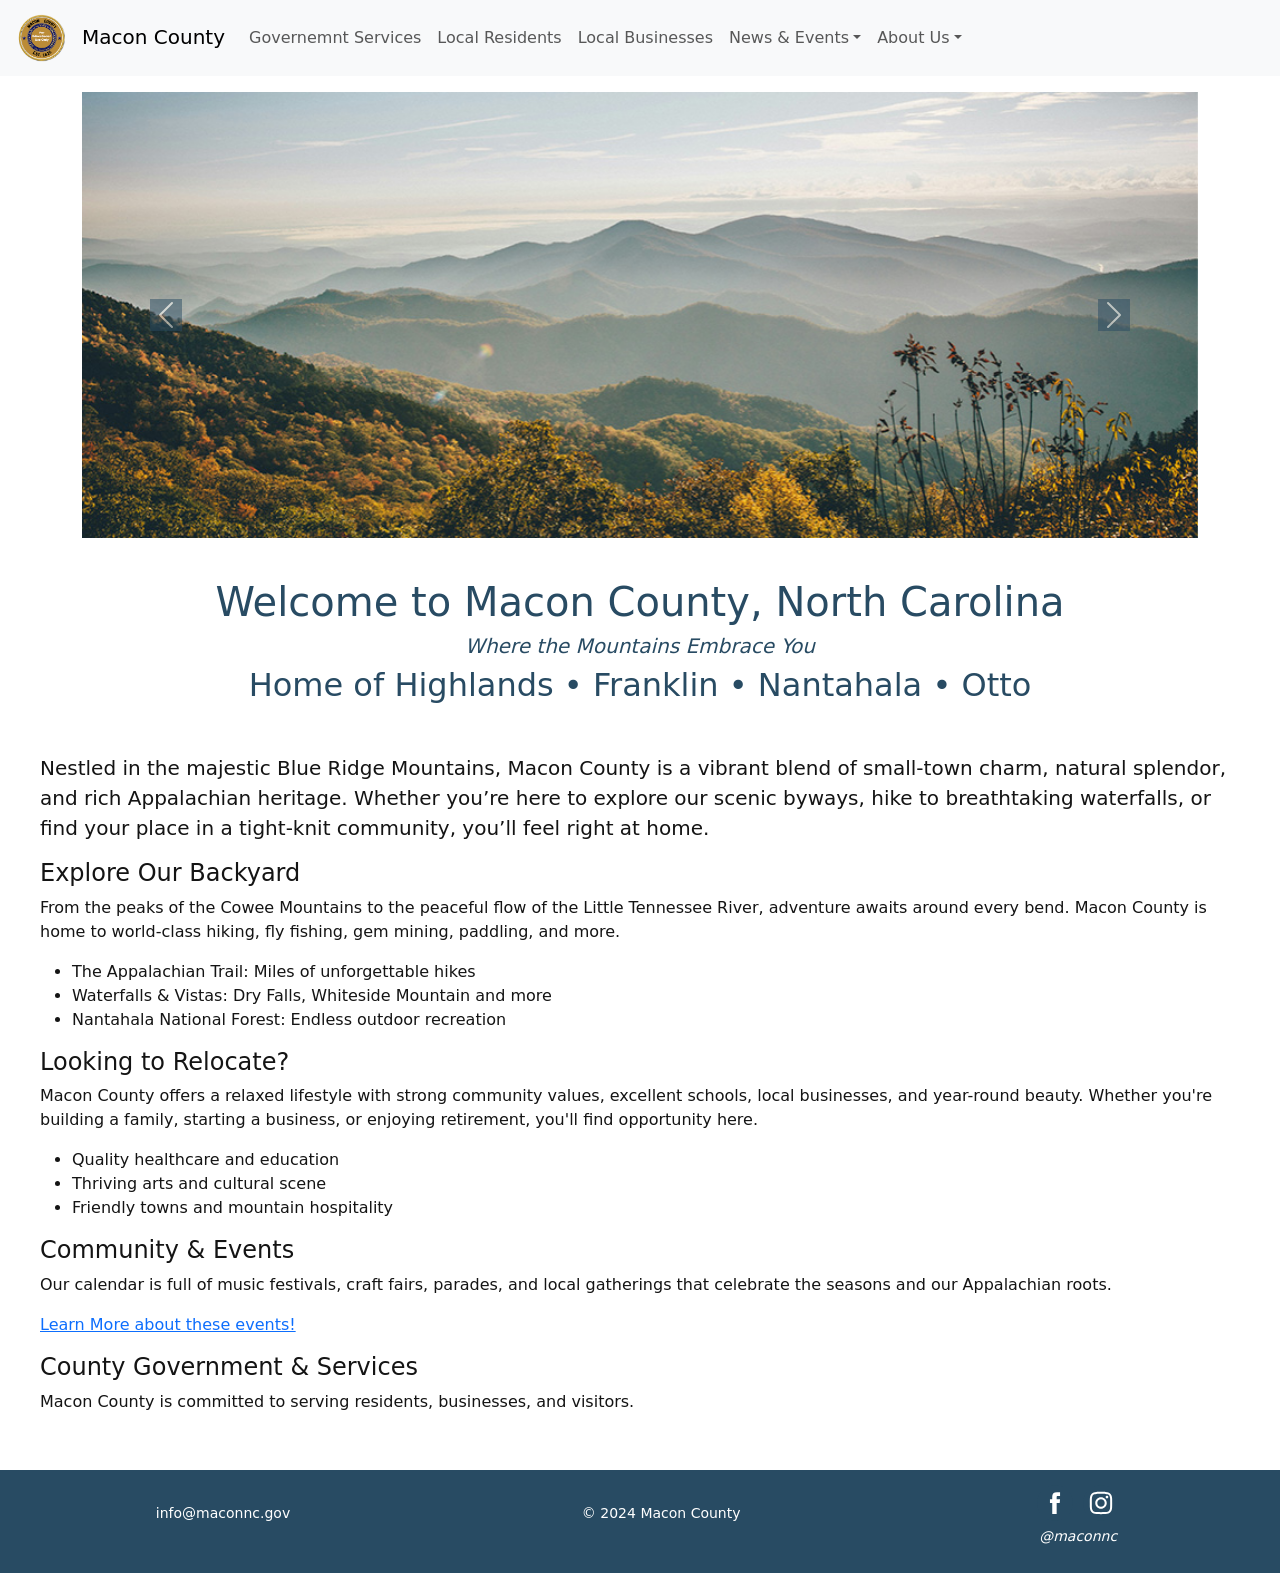
<file: index.html>
<!DOCTYPE html>
<html lang="en">
<head>
    <meta charset="UTF-8">
    <meta name="viewport" content="width=device-width, initial-scale=1.0">
    <link href="https://cdn.jsdelivr.net/npm/bootstrap@5.1.1/dist/css/bootstrap.min.css" 
          rel="stylesheet" 
          integrity="sha384-F3w7mX95PdgyTmZZMECAngseQB83DfGTowi0iMjiWaeVhAn4FJkqJByhZMI3AhiU" 
          crossorigin="anonymous">
          <script src="https://cdn.jsdelivr.net/npm/bootstrap@5.1.1/dist/js/bootstrap.bundle.min.js" 
          integrity="sha384-/bQdsTh/da6pkI1MST/rWKFNjaCP5gBSY4sEBT38Q/9RBh9AH40zEOg7Hlq2THRZ" 
          crossorigin="anonymous"></script>
    <title>Macon County NC</title>
    <link rel="stylesheet" href="css/styles.css">
</head>
<body>
<header>
    
    <!-- NavBar -->
    <nav class="navbar 
    navbar-expand-lg 
    navbar-light 
    bg-light">
<div class="container-fluid">
<a class="navbar-brand" href="index.html">
    <img class="logo" src="Images/Logo.png" alt="Macon County NC Logo">Macon County 
</a>
<button class="navbar-toggler" 
        type="button" 
        data-bs-toggle="collapse" 
        data-bs-target="#navbarNav"
        aria-controls="navbarNav" 
        aria-expanded="false" 
        aria-label="Toggle navigation">
    <span class="navbar-toggler-icon"></span>
</button>
<div class="collapse navbar-collapse">
    <ul class="navbar-nav">
        <li class="nav-item">
            <a class="nav-link" href="gov-services.html">
                Governemnt Services
            </a>
        </li>
        <li class="nav-item">
            <a class="nav-link" 
               href="residents.html">
                Local Residents
            </a>
        </li>
        <li class="nav-item">
            <a class="nav-link" 
               href="businesses.html">
                Local Businesses
            </a>
        </li>
        <li class="nav-item dropdown">
            <a class="nav-link dropdown-toggle" href="events.html" role="button" data-bs-toggle="dropdown">News & Events</a>
            <ul class="dropdown-menu">
              <li><a class="dropdown-item" href="newsletter.html">Newsletter</a></li>
              <li><a class="dropdown-item" href="upcoming.html">Upcoming Events</a></li>
            </ul>
          </li>
        </li>
        <li class="nav-item dropdown">
            <a class="nav-link dropdown-toggle" href="aboutus.html" role="button" data-bs-toggle="dropdown">About Us</a>
            <ul class="dropdown-menu">
              <li><a class="dropdown-item" href="aboutus.html">About Us</a></li>  
              <li><a class="dropdown-item" href="contactus.html">Contact Us</a></li>
            </ul>
          </li>
    </ul>
</div>
</div>
</nav>

<!-- The slideshow/carousel -->
<link rel="stylesheet" href=
"https://stackpath.bootstrapcdn.com/bootstrap/5.0.0-alpha1/css/bootstrap.min.css"
        integrity=
"sha384-r4NyP46KrjDleawBgD5tp8Y7UzmLA05oM1iAEQ17CSuDqnUK2+k9luXQOfXJCJ4I" 
        crossorigin="anonymous">
    <script src=
"https://cdn.jsdelivr.net/npm/popper.js@1.16.0/dist/umd/popper.min.js"
        integrity=
"sha384-Q6E9RHvbIyZFJoft+2mJbHaEWldlvI9IOYy5n3zV9zzTtmI3UksdQRVvoxMfooAo"
        crossorigin="anonymous"></script>
    <script src=
"https://stackpath.bootstrapcdn.com/bootstrap/5.0.0-alpha1/js/bootstrap.min.js"
        integrity=
"sha384-oesi62hOLfzrys4LxRF63OJCXdXDipiYWBnvTl9Y9/TRlw5xlKIEHpNyvvDShgf/"
        crossorigin="anonymous"></script>
    <style>
        .carousel-control-prev-icon,
        .carousel-control-next-icon {
            background-color: #284b63;
        }
    </style>

    <div class="container mt-3">
        <div id="GFG" class="carousel slide" data-ride="carousel">
            <!-- Indicators -->
            <ul class="carousel-indicators">
                <li data-target="#GFG" data-slide-to="0" class="active"></li>
                <li data-target="#GFG" data-slide-to="1"></li>
                <li data-target="#GFG" data-slide-to="2"></li>
            </ul>
            <!-- The slideshow -->
            <div class="carousel-inner">
                <div class="carousel-item active">
                    <img src="Images/Carousel1.jpg" alt="Horizon Imagery of North Caroina Mountains in Macon County" class="d-block" style="width:100%">
        <!-- Mountains by Wes Hicks on Unsplash. https://unsplash.com/photos/aerial-photography-of-mountain-under-blue-and-white-sky-Qa2rx5RSAAI -->
                </div>
                <div class="carousel-item">
                    <img src="Images/Carousel2.jpg" alt="Creek in the Macon County Woods during Autumn with yellow and orange trees in the background." class="d-block" style="width:100%">
        <!-- Creek by Jeff DeWitt on Unsplash. https://unsplash.com/photos/water-falls-in-the-forest-K4io-aDZF78 -->
                </div>
                <div class="carousel-item">
                    <img src="Images/Carousel3.jpg" alt="A truck parked on side street during dusk in a small town in Macon County" class="d-block" style="width:100%">
        <!-- NC Town by CJ Toscano on Unsplash. https://unsplash.com/photos/a-car-parked-on-the-side-of-a-street-OUGln8ehiL0 -->
                </div>
            </div>
            <a class="carousel-control-prev" 
               href="#GFG" 
               data-slide="prev">
                <span class="carousel-control-prev-icon"></span>
            </a>
            <a class="carousel-control-next" 
               href="#GFG" 
               data-slide="next">
                <span class="carousel-control-next-icon"></span>
            </a>
        </div>
    </div>
</header>
<main>
    <div class="intro">
        <h1>Welcome to Macon County, North Carolina</h1>
        <h5><i>Where the Mountains Embrace You</i></h5>
        <h2>Home of Highlands • Franklin • Nantahala • Otto</h2>
    </div>
    <div class="home">
        <p class="intro-para">Nestled in the majestic Blue Ridge Mountains, Macon County is a vibrant blend of small-town charm, natural splendor, and rich Appalachian heritage. Whether you’re here to explore our scenic byways, hike to breathtaking waterfalls, or find your place in a tight-knit community, you’ll feel right at home.</p>
        
        <h4>Explore Our Backyard</h4>
        <p>From the peaks of the Cowee Mountains to the peaceful flow of the Little Tennessee River, adventure awaits around every bend. Macon County is home to world-class hiking, fly fishing, gem mining, paddling, and more.</p>
            <ul>
                <li>The Appalachian Trail: Miles of unforgettable hikes</li>
                <li>Waterfalls & Vistas: Dry Falls, Whiteside Mountain and more</li>
                <li>Nantahala National Forest: Endless outdoor recreation</li>
            </ul>
        <h4>Looking to Relocate?</h4>
        <p>Macon County offers a relaxed lifestyle with strong community values, excellent schools, local businesses, and year-round beauty. Whether you're building a family, starting a business, or enjoying retirement, you'll find opportunity here.</p>
            <ul>
                <li>Quality healthcare and education</li>
                <li>Thriving arts and cultural scene</li>
                <li>Friendly towns and mountain hospitality</li>
            </ul>
        <h4>Community & Events</h4>
        <p>Our calendar is full of music festivals, craft fairs, parades, and local gatherings that celebrate the seasons and our Appalachian roots.</p>
        <p><a href="upcoming.html">Learn More about these events!</a></p>
        <h4>County Government & Services</h4>
        <p>Macon County is committed to serving residents, businesses, and visitors.</p>
    </div>
</main>

<footer class="footer">
    <p>info@maconnc.gov</p>
    <p>&copy; 2024 Macon County</p>
<div class="social-media">
    <!-- Social Media Icons by NiftyButtons https://niftybuttons.com --><div style="display: flex; flex-wrap:wrap; align-items: center; justify-content: center;"><a href="https://www.facebook.com/" target="_blank" rel="noopener noreferrer" style="text-decoration:none;border:0;width:36px;height:36px;padding:2px;margin:5px;color:#ffffff;border-radius:50%;background-color:#284b63;"><svg class="niftybutton-facebook" style="display:block;fill:currentColor" data-donate="true" data-tag="fac" data-name="Facebook" viewBox="0 0 512 512" preserveAspectRatio="xMidYMid meet"><title>Facebook social icon</title>
        <path d="M211.9 197.4h-36.7v59.9h36.7V433.1h70.5V256.5h49.2l5.2-59.1h-54.4c0 0 0-22.1 0-33.7 0-13.9 2.8-19.5 16.3-19.5 10.9 0 38.2 0 38.2 0V82.9c0 0-40.2 0-48.8 0 -52.5 0-76.1 23.1-76.1 67.3C211.9 188.8 211.9 197.4 211.9 197.4z"></path>
    </svg></a><a href="https://www.instagram.com/" target="_blank" rel="noopener noreferrer" style="text-decoration:none;border:0;width:36px;height:36px;padding:2px;margin:5px;color:#ffffff;border-radius:50%;background-color:#284b63;"><svg class="niftybutton-instagram" style="display:block;fill:currentColor" data-donate="true" data-tag="ins" data-name="Instagram" viewBox="0 0 512 512" preserveAspectRatio="xMidYMid meet"><title>Instagram social icon</title>
        <path d="M256 109.3c47.8 0 53.4 0.2 72.3 1 17.4 0.8 26.9 3.7 33.2 6.2 8.4 3.2 14.3 7.1 20.6 13.4 6.3 6.3 10.1 12.2 13.4 20.6 2.5 6.3 5.4 15.8 6.2 33.2 0.9 18.9 1 24.5 1 72.3s-0.2 53.4-1 72.3c-0.8 17.4-3.7 26.9-6.2 33.2 -3.2 8.4-7.1 14.3-13.4 20.6 -6.3 6.3-12.2 10.1-20.6 13.4 -6.3 2.5-15.8 5.4-33.2 6.2 -18.9 0.9-24.5 1-72.3 1s-53.4-0.2-72.3-1c-17.4-0.8-26.9-3.7-33.2-6.2 -8.4-3.2-14.3-7.1-20.6-13.4 -6.3-6.3-10.1-12.2-13.4-20.6 -2.5-6.3-5.4-15.8-6.2-33.2 -0.9-18.9-1-24.5-1-72.3s0.2-53.4 1-72.3c0.8-17.4 3.7-26.9 6.2-33.2 3.2-8.4 7.1-14.3 13.4-20.6 6.3-6.3 12.2-10.1 20.6-13.4 6.3-2.5 15.8-5.4 33.2-6.2C202.6 109.5 208.2 109.3 256 109.3M256 77.1c-48.6 0-54.7 0.2-73.8 1.1 -19 0.9-32.1 3.9-43.4 8.3 -11.8 4.6-21.7 10.7-31.7 20.6 -9.9 9.9-16.1 19.9-20.6 31.7 -4.4 11.4-7.4 24.4-8.3 43.4 -0.9 19.1-1.1 25.2-1.1 73.8 0 48.6 0.2 54.7 1.1 73.8 0.9 19 3.9 32.1 8.3 43.4 4.6 11.8 10.7 21.7 20.6 31.7 9.9 9.9 19.9 16.1 31.7 20.6 11.4 4.4 24.4 7.4 43.4 8.3 19.1 0.9 25.2 1.1 73.8 1.1s54.7-0.2 73.8-1.1c19-0.9 32.1-3.9 43.4-8.3 11.8-4.6 21.7-10.7 31.7-20.6 9.9-9.9 16.1-19.9 20.6-31.7 4.4-11.4 7.4-24.4 8.3-43.4 0.9-19.1 1.1-25.2 1.1-73.8s-0.2-54.7-1.1-73.8c-0.9-19-3.9-32.1-8.3-43.4 -4.6-11.8-10.7-21.7-20.6-31.7 -9.9-9.9-19.9-16.1-31.7-20.6 -11.4-4.4-24.4-7.4-43.4-8.3C310.7 77.3 304.6 77.1 256 77.1L256 77.1z"></path>
        <path d="M256 164.1c-50.7 0-91.9 41.1-91.9 91.9s41.1 91.9 91.9 91.9 91.9-41.1 91.9-91.9S306.7 164.1 256 164.1zM256 315.6c-32.9 0-59.6-26.7-59.6-59.6s26.7-59.6 59.6-59.6 59.6 26.7 59.6 59.6S288.9 315.6 256 315.6z"></path>
        <circle cx="351.5" cy="160.5" r="21.5"></circle>
    </svg></a></div>
    <p><i>@maconnc</i></p>
</div>   
</footer>
</body>
</html>
</file>
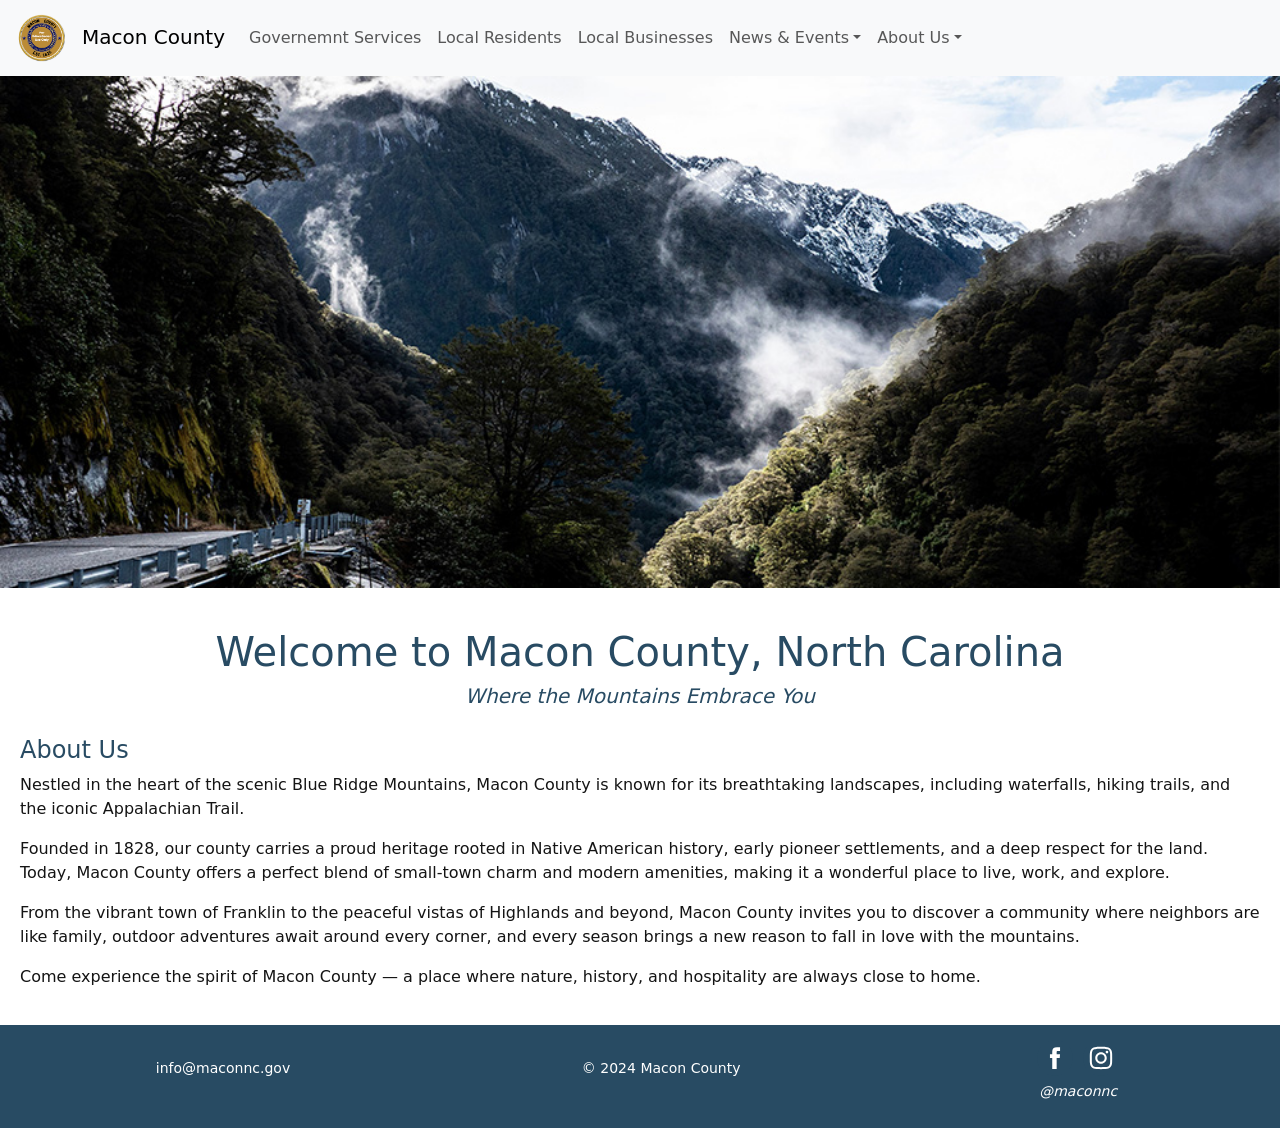
<file: aboutus.html>
<!DOCTYPE html>
<html lang="en">
<head>
    <meta charset="UTF-8">
    <meta name="viewport" content="width=device-width, initial-scale=1.0">
    <link href="https://cdn.jsdelivr.net/npm/bootstrap@5.1.1/dist/css/bootstrap.min.css" 
          rel="stylesheet" 
          integrity="sha384-F3w7mX95PdgyTmZZMECAngseQB83DfGTowi0iMjiWaeVhAn4FJkqJByhZMI3AhiU" 
          crossorigin="anonymous">
          <script src="https://cdn.jsdelivr.net/npm/bootstrap@5.1.1/dist/js/bootstrap.bundle.min.js" 
          integrity="sha384-/bQdsTh/da6pkI1MST/rWKFNjaCP5gBSY4sEBT38Q/9RBh9AH40zEOg7Hlq2THRZ" 
          crossorigin="anonymous"></script>
    <title>Macon County NC</title>
    <link rel="stylesheet" href="css/styles.css">
</head>
<body>
<header>
    
    <!-- NavBar -->
    <nav class="navbar 
    navbar-expand-lg 
    navbar-light 
    bg-light">
<div class="container-fluid">
<a class="navbar-brand" href="index.html">
    <img class="logo" src="Images/Logo.png" alt="Macon County NC Logo">Macon County 
</a>
<button class="navbar-toggler" 
        type="button" 
        data-bs-toggle="collapse" 
        data-bs-target="#navbarNav"
        aria-controls="navbarNav" 
        aria-expanded="false" 
        aria-label="Toggle navigation">
    <span class="navbar-toggler-icon"></span>
</button>
<div class="collapse navbar-collapse">
    <ul class="navbar-nav">
        <li class="nav-item">
            <a class="nav-link" href="gov-services.html">
                Governemnt Services
            </a>
        </li>
        <li class="nav-item">
            <a class="nav-link" 
               href="residents.html">
                Local Residents
            </a>
        </li>
        <li class="nav-item">
            <a class="nav-link" 
               href="businesses.html">
                Local Businesses
            </a>
        </li>
        <li class="nav-item dropdown">
            <a class="nav-link dropdown-toggle" href="events.html" role="button" data-bs-toggle="dropdown">News & Events</a>
            <ul class="dropdown-menu">
              <li><a class="dropdown-item" href="newsletter.html">Newsletter</a></li>
              <li><a class="dropdown-item" href="upcoming.html">Upcoming Events</a></li>
            </ul>
          </li>
        </li>
        <li class="nav-item dropdown">
            <a class="nav-link dropdown-toggle" href="aboutus.html" role="button" data-bs-toggle="dropdown">About Us</a>
            <ul class="dropdown-menu">
              <li><a class="dropdown-item" href="aboutus.html">About Us</a></li>  
              <li><a class="dropdown-item" href="contactus.html">Contact Us</a></li>
            </ul>
          </li>
    </ul>
</div>
</div>
</nav>
<header>
    <img class="header-img" src="Images/aboutus-header.jpg" alt="Macon County Mountains">
    <!--https://unsplash.com/photos/a-road-going-through-a-mountain-8Aj_b5-3sds-->
</header>

<main>
    <div class="intro">
        <h1>Welcome to Macon County, North Carolina</h1>
        <h5><i>Where the Mountains Embrace You</i></h5>
    </div>
    <h4>About Us</h4>
    <p>Nestled in the heart of the scenic Blue Ridge Mountains, Macon County is known for its breathtaking landscapes, including waterfalls, hiking trails, and the iconic Appalachian Trail.</p>
    <p>Founded in 1828, our county carries a proud heritage rooted in Native American history, early pioneer settlements, and a deep respect for the land. Today, Macon County offers a perfect blend of small-town charm and modern amenities, making it a wonderful place to live, work, and explore.</p> 
    <p>From the vibrant town of Franklin to the peaceful vistas of Highlands and beyond, Macon County invites you to discover a community where neighbors are like family, outdoor adventures await around every corner, and every season brings a new reason to fall in love with the mountains.</p>     
    <p>Come experience the spirit of Macon County — a place where nature, history, and hospitality are always close to home.</p>
</main>

<footer class="footer">
    <p>info@maconnc.gov</p>
    <p>&copy; 2024 Macon County</p>
<div class="social-media">
    <!-- Social Media Icons by NiftyButtons https://niftybuttons.com --><div style="display: flex; flex-wrap:wrap; align-items: center; justify-content: center;"><a href="https://www.facebook.com/" target="_blank" rel="noopener noreferrer" style="text-decoration:none;border:0;width:36px;height:36px;padding:2px;margin:5px;color:#ffffff;border-radius:50%;background-color:#284b63;"><svg class="niftybutton-facebook" style="display:block;fill:currentColor" data-donate="true" data-tag="fac" data-name="Facebook" viewBox="0 0 512 512" preserveAspectRatio="xMidYMid meet"><title>Facebook social icon</title>
        <path d="M211.9 197.4h-36.7v59.9h36.7V433.1h70.5V256.5h49.2l5.2-59.1h-54.4c0 0 0-22.1 0-33.7 0-13.9 2.8-19.5 16.3-19.5 10.9 0 38.2 0 38.2 0V82.9c0 0-40.2 0-48.8 0 -52.5 0-76.1 23.1-76.1 67.3C211.9 188.8 211.9 197.4 211.9 197.4z"></path>
    </svg></a><a href="https://www.instagram.com/" target="_blank" rel="noopener noreferrer" style="text-decoration:none;border:0;width:36px;height:36px;padding:2px;margin:5px;color:#ffffff;border-radius:50%;background-color:#284b63;"><svg class="niftybutton-instagram" style="display:block;fill:currentColor" data-donate="true" data-tag="ins" data-name="Instagram" viewBox="0 0 512 512" preserveAspectRatio="xMidYMid meet"><title>Instagram social icon</title>
        <path d="M256 109.3c47.8 0 53.4 0.2 72.3 1 17.4 0.8 26.9 3.7 33.2 6.2 8.4 3.2 14.3 7.1 20.6 13.4 6.3 6.3 10.1 12.2 13.4 20.6 2.5 6.3 5.4 15.8 6.2 33.2 0.9 18.9 1 24.5 1 72.3s-0.2 53.4-1 72.3c-0.8 17.4-3.7 26.9-6.2 33.2 -3.2 8.4-7.1 14.3-13.4 20.6 -6.3 6.3-12.2 10.1-20.6 13.4 -6.3 2.5-15.8 5.4-33.2 6.2 -18.9 0.9-24.5 1-72.3 1s-53.4-0.2-72.3-1c-17.4-0.8-26.9-3.7-33.2-6.2 -8.4-3.2-14.3-7.1-20.6-13.4 -6.3-6.3-10.1-12.2-13.4-20.6 -2.5-6.3-5.4-15.8-6.2-33.2 -0.9-18.9-1-24.5-1-72.3s0.2-53.4 1-72.3c0.8-17.4 3.7-26.9 6.2-33.2 3.2-8.4 7.1-14.3 13.4-20.6 6.3-6.3 12.2-10.1 20.6-13.4 6.3-2.5 15.8-5.4 33.2-6.2C202.6 109.5 208.2 109.3 256 109.3M256 77.1c-48.6 0-54.7 0.2-73.8 1.1 -19 0.9-32.1 3.9-43.4 8.3 -11.8 4.6-21.7 10.7-31.7 20.6 -9.9 9.9-16.1 19.9-20.6 31.7 -4.4 11.4-7.4 24.4-8.3 43.4 -0.9 19.1-1.1 25.2-1.1 73.8 0 48.6 0.2 54.7 1.1 73.8 0.9 19 3.9 32.1 8.3 43.4 4.6 11.8 10.7 21.7 20.6 31.7 9.9 9.9 19.9 16.1 31.7 20.6 11.4 4.4 24.4 7.4 43.4 8.3 19.1 0.9 25.2 1.1 73.8 1.1s54.7-0.2 73.8-1.1c19-0.9 32.1-3.9 43.4-8.3 11.8-4.6 21.7-10.7 31.7-20.6 9.9-9.9 16.1-19.9 20.6-31.7 4.4-11.4 7.4-24.4 8.3-43.4 0.9-19.1 1.1-25.2 1.1-73.8s-0.2-54.7-1.1-73.8c-0.9-19-3.9-32.1-8.3-43.4 -4.6-11.8-10.7-21.7-20.6-31.7 -9.9-9.9-19.9-16.1-31.7-20.6 -11.4-4.4-24.4-7.4-43.4-8.3C310.7 77.3 304.6 77.1 256 77.1L256 77.1z"></path>
        <path d="M256 164.1c-50.7 0-91.9 41.1-91.9 91.9s41.1 91.9 91.9 91.9 91.9-41.1 91.9-91.9S306.7 164.1 256 164.1zM256 315.6c-32.9 0-59.6-26.7-59.6-59.6s26.7-59.6 59.6-59.6 59.6 26.7 59.6 59.6S288.9 315.6 256 315.6z"></path>
        <circle cx="351.5" cy="160.5" r="21.5"></circle>
    </svg></a></div>
    <p><i>@maconnc</i></p>
</div>   
</footer>
</body>
</html>
</file>
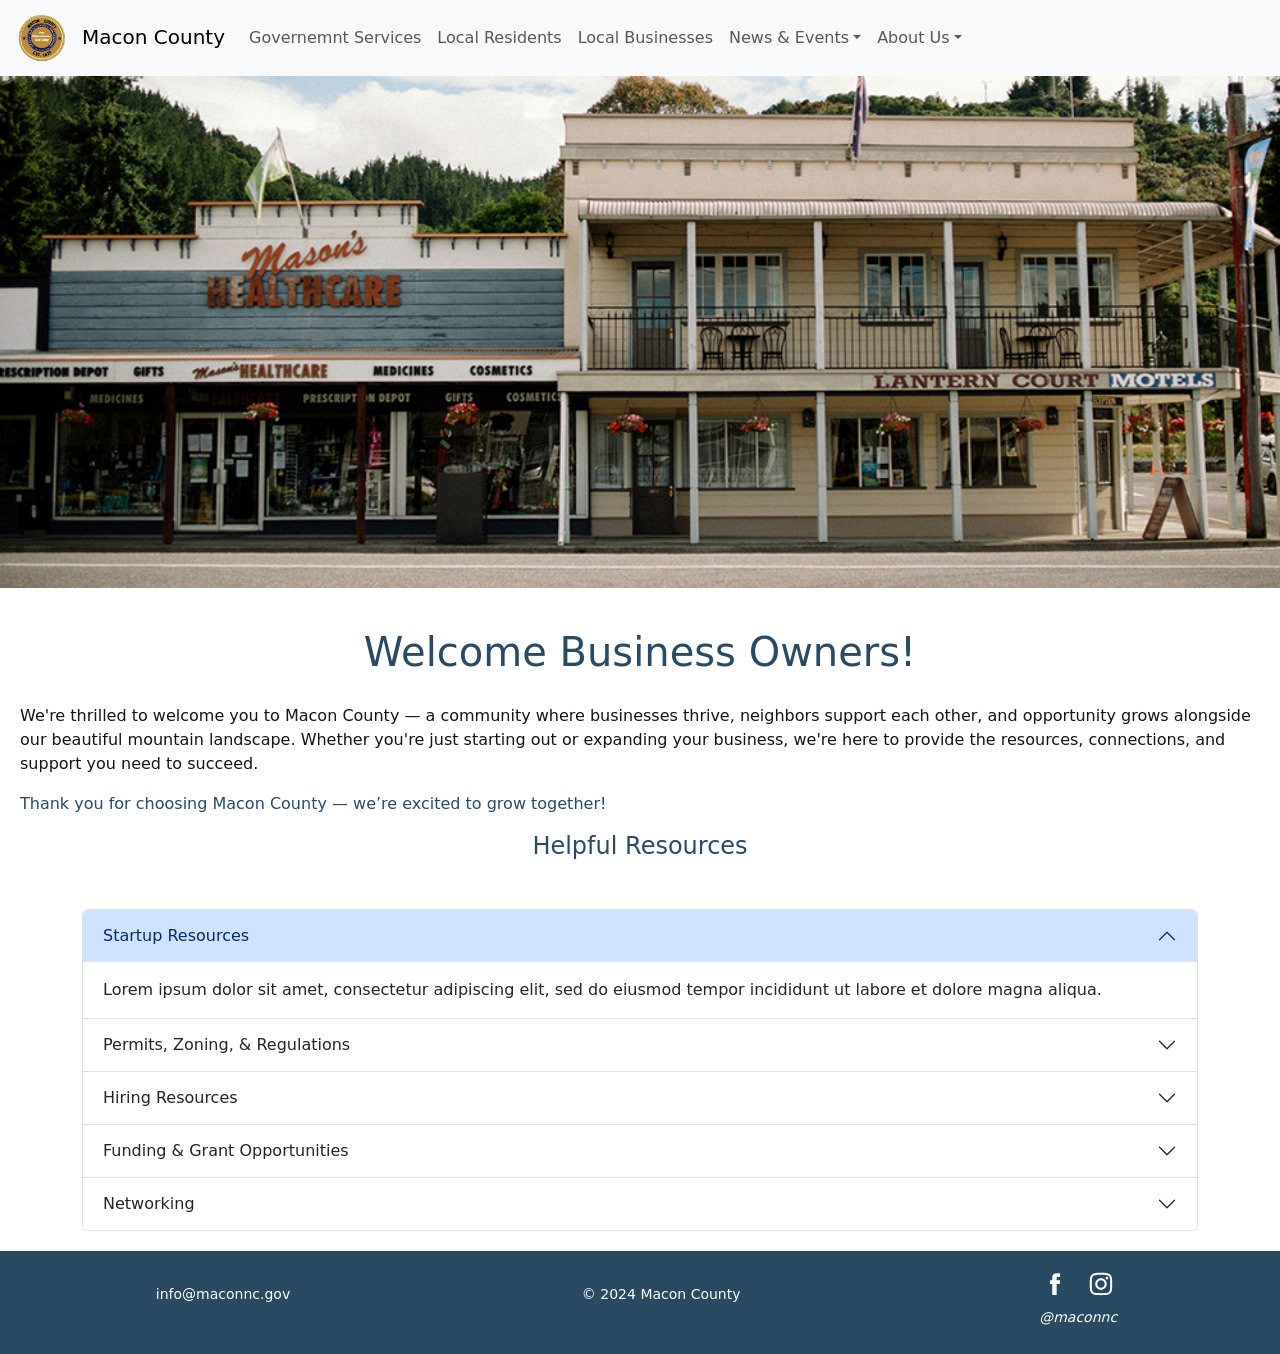
<file: businesses.html>
<!DOCTYPE html>
<html lang="en">
<head>
    <meta charset="UTF-8">
    <meta name="viewport" content="width=device-width, initial-scale=1.0">
    <link href="https://cdn.jsdelivr.net/npm/bootstrap@5.1.1/dist/css/bootstrap.min.css" 
          rel="stylesheet" 
          integrity="sha384-F3w7mX95PdgyTmZZMECAngseQB83DfGTowi0iMjiWaeVhAn4FJkqJByhZMI3AhiU" 
          crossorigin="anonymous">
          <script src="https://cdn.jsdelivr.net/npm/bootstrap@5.1.1/dist/js/bootstrap.bundle.min.js" 
          integrity="sha384-/bQdsTh/da6pkI1MST/rWKFNjaCP5gBSY4sEBT38Q/9RBh9AH40zEOg7Hlq2THRZ" 
          crossorigin="anonymous"></script>
    <title>Macon County NC</title>
    <link rel="stylesheet" href="css/styles.css">
</head>
<body>
<header>
    
    <!-- NavBar -->
    <nav class="navbar 
    navbar-expand-lg 
    navbar-light 
    bg-light">
<div class="container-fluid">
<a class="navbar-brand" href="index.html">
    <img class="logo" src="Images/Logo.png" alt="Macon County NC Logo">Macon County 
</a>
<button class="navbar-toggler" 
        type="button" 
        data-bs-toggle="collapse" 
        data-bs-target="#navbarNav"
        aria-controls="navbarNav" 
        aria-expanded="false" 
        aria-label="Toggle navigation">
    <span class="navbar-toggler-icon"></span>
</button>
<div class="collapse navbar-collapse">
    <ul class="navbar-nav">
        <li class="nav-item">
            <a class="nav-link" href="gov-services.html">
                Governemnt Services
            </a>
        </li>
        <li class="nav-item">
            <a class="nav-link" 
               href="residents.html">
                Local Residents
            </a>
        </li>
        <li class="nav-item">
            <a class="nav-link" 
               href="businesses.html">
                Local Businesses
            </a>
        </li>
        <li class="nav-item dropdown">
            <a class="nav-link dropdown-toggle" href="events.html" role="button" data-bs-toggle="dropdown">News & Events</a>
            <ul class="dropdown-menu">
              <li><a class="dropdown-item" href="newsletter.html">Newsletter</a></li>
              <li><a class="dropdown-item" href="upcoming.html">Upcoming Events</a></li>
            </ul>
          </li>
        </li>
        <li class="nav-item dropdown">
            <a class="nav-link dropdown-toggle" href="aboutus.html" role="button" data-bs-toggle="dropdown">About Us</a>
            <ul class="dropdown-menu">
              <li><a class="dropdown-item" href="aboutus.html">About Us</a></li>  
              <li><a class="dropdown-item" href="contactus.html">Contact Us</a></li>
            </ul>
          </li>
    </ul>
</div>
</div>
</nav>
<header>
    <img class="header-img" src="Images/business-header.jpg" alt="An old healthcare building and old motel in a small town.">
    <!--https://unsplash.com/photos/white-and-brown-concrete-building-during-daytime-lV6QqR_Xz-8-->
</header>
<main>
    <div class="intro">
        <h1>Welcome Business Owners!</h1>
    </div>
    <p>We're thrilled to welcome you to Macon County — a community where businesses thrive, neighbors support each other, and opportunity grows alongside our beautiful mountain landscape. Whether you're just starting out or expanding your business, we're here to provide the resources, connections, and support you need to succeed.</p>
    <p style="color:#284b63;">Thank you for choosing Macon County — we’re excited to grow together!</p>
    <h4 style="text-align:center;">Helpful Resources</h4>
    <div class="container mt-5">
        <div class="accordion" id="ao-accordion">
            <div class="accordion-item">
                <h2 class="accordion-header" 
                    id="panelsStayOpen-headingOne">
                    <button class="accordion-button" 
                            type="button" 
                            data-bs-toggle="collapse"
                            data-bs-target="#panelsStayOpen-collapseOne" 
                            aria-expanded="true"
                            aria-controls="panelsStayOpen-collapseOne">
                        Startup Resources
                    </button>
                </h2>

                <div id="panelsStayOpen-collapseOne" 
                     class="accordion-collapse collapse show"
                     aria-labelledby="panelsStayOpen-headingOne">
                    <div class="accordion-body">
                        Lorem ipsum dolor sit amet, consectetur adipiscing elit, sed do eiusmod tempor incididunt ut labore et dolore magna aliqua.
                    </div>
                </div>
            </div>
            <div class="accordion-item">
                <h2 class="accordion-header" 
                    id="panelsStayOpen-headingTwo">
                    <button class="accordion-button collapsed" 
                            type="button" 
                            data-bs-toggle="collapse"
                            data-bs-target="#panelsStayOpen-collapseTwo" 
                            aria-expanded="false"
                            aria-controls="panelsStayOpen-collapseTwo">
                        Permits, Zoning, & Regulations
                    </button>
                </h2>

                <div id="panelsStayOpen-collapseTwo" 
                     class="accordion-collapse collapse"
                     aria-labelledby="panelsStayOpen-headingTwo">
                    <div class="accordion-body">
                        Lorem ipsum dolor sit amet, consectetur adipiscing elit, sed do eiusmod tempor incididunt ut labore et dolore magna aliqua.
                    </div>
                </div>
            </div>
            <div class="accordion-item">
                <h2 class="accordion-header" 
                    id="panelsStayOpen-headingThree">
                    <button class="accordion-button collapsed" 
                            type="button" 
                            data-bs-toggle="collapse"
                            data-bs-target="#panelsStayOpen-collapseThree" 
                            aria-expanded="false"
                            aria-controls="panelsStayOpen-collapseThree">
                        Hiring Resources
                    </button>
                </h2>

                <div id="panelsStayOpen-collapseThree" 
                     class="accordion-collapse collapse"
                     aria-labelledby="panelsStayOpen-headingThree">
                    <div class="accordion-body">
                        Lorem ipsum dolor sit amet, consectetur adipiscing elit, sed do eiusmod tempor incididunt ut labore et dolore magna aliqua.
                    </div>
                </div>
            </div>
            <div class="accordion-item">
                <h2 class="accordion-header" 
                    id="panelsStayOpen-headingFour">
                    <button class="accordion-button collapsed" 
                            type="button" 
                            data-bs-toggle="collapse"
                            data-bs-target="#panelsStayOpen-collapseFour" 
                            aria-expanded="false"
                            aria-controls="panelsStayOpen-collapseFour">
                        Funding & Grant Opportunities
                    </button>
                </h2>

                <div id="panelsStayOpen-collapseFour" 
                     class="accordion-collapse collapse"
                     aria-labelledby="panelsStayOpen-headingFour">
                    <div class="accordion-body">
                        Lorem ipsum dolor sit amet, consectetur adipiscing elit, sed do eiusmod tempor incididunt ut labore et dolore magna aliqua.
                    </div>
                </div>
            </div>
            <div class="accordion-item">
                <h2 class="accordion-header" 
                    id="panelsStayOpen-headingFive">
                    <button class="accordion-button collapsed" 
                            type="button" 
                            data-bs-toggle="collapse"
                            data-bs-target="#panelsStayOpen-collapseFive" 
                            aria-expanded="false"
                            aria-controls="panelsStayOpen-collapseFive">
                        Networking
                    </button>
                </h2>

                <div id="panelsStayOpen-collapseFive" 
                     class="accordion-collapse collapse"
                     aria-labelledby="panelsStayOpen-headingFive">
                    <div class="accordion-body">
                        Lorem ipsum dolor sit amet, consectetur adipiscing elit, sed do eiusmod tempor incididunt ut labore et dolore magna aliqua.
                    </div>
                </div>
            </div>
        </div>
    </div>

</main>

<footer class="footer">
    <p>info@maconnc.gov</p>
    <p>&copy; 2024 Macon County</p>
<div class="social-media">
    <!-- Social Media Icons by NiftyButtons https://niftybuttons.com --><div style="display: flex; flex-wrap:wrap; align-items: center; justify-content: center;"><a href="https://www.facebook.com/" target="_blank" rel="noopener noreferrer" style="text-decoration:none;border:0;width:36px;height:36px;padding:2px;margin:5px;color:#ffffff;border-radius:50%;background-color:#284b63;"><svg class="niftybutton-facebook" style="display:block;fill:currentColor" data-donate="true" data-tag="fac" data-name="Facebook" viewBox="0 0 512 512" preserveAspectRatio="xMidYMid meet"><title>Facebook social icon</title>
        <path d="M211.9 197.4h-36.7v59.9h36.7V433.1h70.5V256.5h49.2l5.2-59.1h-54.4c0 0 0-22.1 0-33.7 0-13.9 2.8-19.5 16.3-19.5 10.9 0 38.2 0 38.2 0V82.9c0 0-40.2 0-48.8 0 -52.5 0-76.1 23.1-76.1 67.3C211.9 188.8 211.9 197.4 211.9 197.4z"></path>
    </svg></a><a href="https://www.instagram.com/" target="_blank" rel="noopener noreferrer" style="text-decoration:none;border:0;width:36px;height:36px;padding:2px;margin:5px;color:#ffffff;border-radius:50%;background-color:#284b63;"><svg class="niftybutton-instagram" style="display:block;fill:currentColor" data-donate="true" data-tag="ins" data-name="Instagram" viewBox="0 0 512 512" preserveAspectRatio="xMidYMid meet"><title>Instagram social icon</title>
        <path d="M256 109.3c47.8 0 53.4 0.2 72.3 1 17.4 0.8 26.9 3.7 33.2 6.2 8.4 3.2 14.3 7.1 20.6 13.4 6.3 6.3 10.1 12.2 13.4 20.6 2.5 6.3 5.4 15.8 6.2 33.2 0.9 18.9 1 24.5 1 72.3s-0.2 53.4-1 72.3c-0.8 17.4-3.7 26.9-6.2 33.2 -3.2 8.4-7.1 14.3-13.4 20.6 -6.3 6.3-12.2 10.1-20.6 13.4 -6.3 2.5-15.8 5.4-33.2 6.2 -18.9 0.9-24.5 1-72.3 1s-53.4-0.2-72.3-1c-17.4-0.8-26.9-3.7-33.2-6.2 -8.4-3.2-14.3-7.1-20.6-13.4 -6.3-6.3-10.1-12.2-13.4-20.6 -2.5-6.3-5.4-15.8-6.2-33.2 -0.9-18.9-1-24.5-1-72.3s0.2-53.4 1-72.3c0.8-17.4 3.7-26.9 6.2-33.2 3.2-8.4 7.1-14.3 13.4-20.6 6.3-6.3 12.2-10.1 20.6-13.4 6.3-2.5 15.8-5.4 33.2-6.2C202.6 109.5 208.2 109.3 256 109.3M256 77.1c-48.6 0-54.7 0.2-73.8 1.1 -19 0.9-32.1 3.9-43.4 8.3 -11.8 4.6-21.7 10.7-31.7 20.6 -9.9 9.9-16.1 19.9-20.6 31.7 -4.4 11.4-7.4 24.4-8.3 43.4 -0.9 19.1-1.1 25.2-1.1 73.8 0 48.6 0.2 54.7 1.1 73.8 0.9 19 3.9 32.1 8.3 43.4 4.6 11.8 10.7 21.7 20.6 31.7 9.9 9.9 19.9 16.1 31.7 20.6 11.4 4.4 24.4 7.4 43.4 8.3 19.1 0.9 25.2 1.1 73.8 1.1s54.7-0.2 73.8-1.1c19-0.9 32.1-3.9 43.4-8.3 11.8-4.6 21.7-10.7 31.7-20.6 9.9-9.9 16.1-19.9 20.6-31.7 4.4-11.4 7.4-24.4 8.3-43.4 0.9-19.1 1.1-25.2 1.1-73.8s-0.2-54.7-1.1-73.8c-0.9-19-3.9-32.1-8.3-43.4 -4.6-11.8-10.7-21.7-20.6-31.7 -9.9-9.9-19.9-16.1-31.7-20.6 -11.4-4.4-24.4-7.4-43.4-8.3C310.7 77.3 304.6 77.1 256 77.1L256 77.1z"></path>
        <path d="M256 164.1c-50.7 0-91.9 41.1-91.9 91.9s41.1 91.9 91.9 91.9 91.9-41.1 91.9-91.9S306.7 164.1 256 164.1zM256 315.6c-32.9 0-59.6-26.7-59.6-59.6s26.7-59.6 59.6-59.6 59.6 26.7 59.6 59.6S288.9 315.6 256 315.6z"></path>
        <circle cx="351.5" cy="160.5" r="21.5"></circle>
    </svg></a></div>
    <p><i>@maconnc</i></p>
</div>   
</footer>
</body>
</html>
</file>
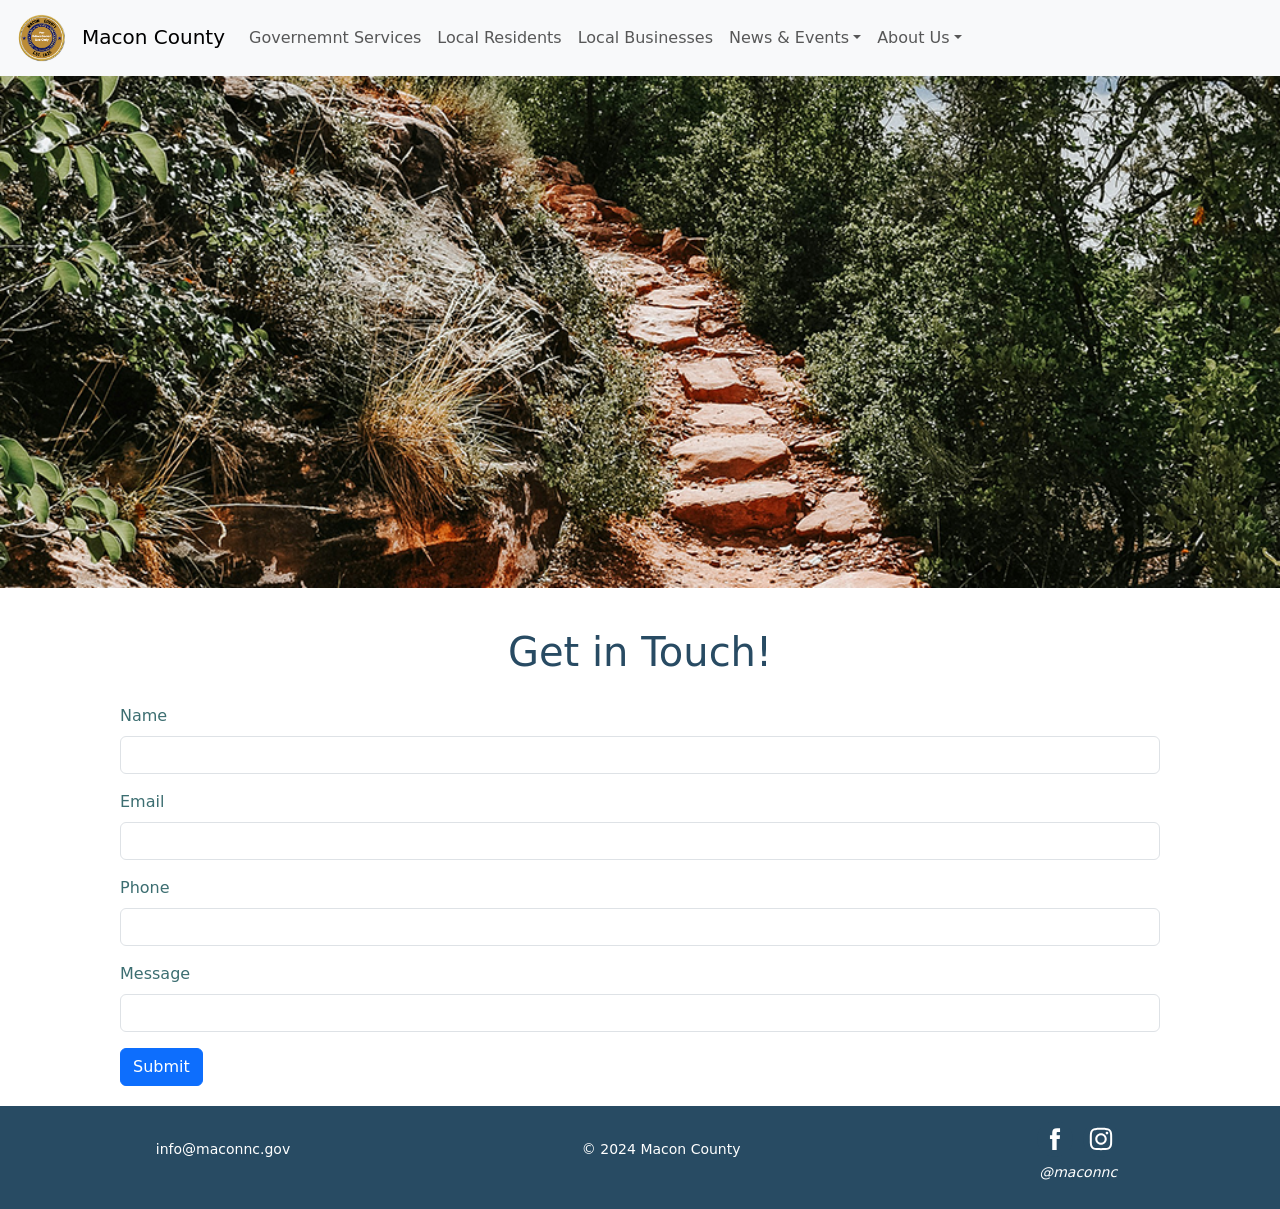
<file: contactus.html>
<!DOCTYPE html>
<html lang="en">
<head>
    <meta charset="UTF-8">
    <meta name="viewport" content="width=device-width, initial-scale=1.0">
    <link href="https://cdn.jsdelivr.net/npm/bootstrap@5.1.1/dist/css/bootstrap.min.css" 
          rel="stylesheet" 
          integrity="sha384-F3w7mX95PdgyTmZZMECAngseQB83DfGTowi0iMjiWaeVhAn4FJkqJByhZMI3AhiU" 
          crossorigin="anonymous">
          <script src="https://cdn.jsdelivr.net/npm/bootstrap@5.1.1/dist/js/bootstrap.bundle.min.js" 
          integrity="sha384-/bQdsTh/da6pkI1MST/rWKFNjaCP5gBSY4sEBT38Q/9RBh9AH40zEOg7Hlq2THRZ" 
          crossorigin="anonymous"></script>
    <title>Macon County NC</title>
    <link rel="stylesheet" href="css/styles.css">
</head>
<body>
<header>
    
    <!-- NavBar -->
    <nav class="navbar 
    navbar-expand-lg 
    navbar-light 
    bg-light">
<div class="container-fluid">
<a class="navbar-brand" href="index.html">
    <img class="logo" src="Images/Logo.png" alt="Macon County NC Logo">Macon County 
</a>
<button class="navbar-toggler" 
        type="button" 
        data-bs-toggle="collapse" 
        data-bs-target="#navbarNav"
        aria-controls="navbarNav" 
        aria-expanded="false" 
        aria-label="Toggle navigation">
    <span class="navbar-toggler-icon"></span>
</button>
<div class="collapse navbar-collapse">
    <ul class="navbar-nav">
        <li class="nav-item">
            <a class="nav-link" href="gov-services.html">
                Governemnt Services
            </a>
        </li>
        <li class="nav-item">
            <a class="nav-link" 
               href="residents.html">
                Local Residents
            </a>
        </li>
        <li class="nav-item">
            <a class="nav-link" 
               href="businesses.html">
                Local Businesses
            </a>
        </li>
        <li class="nav-item dropdown">
            <a class="nav-link dropdown-toggle" href="events.html" role="button" data-bs-toggle="dropdown">News & Events</a>
            <ul class="dropdown-menu">
              <li><a class="dropdown-item" href="newsletter.html">Newsletter</a></li>
              <li><a class="dropdown-item" href="upcoming.html">Upcoming Events</a></li>
            </ul>
          </li>
        </li>
        <li class="nav-item dropdown">
            <a class="nav-link dropdown-toggle" href="aboutus.html" role="button" data-bs-toggle="dropdown">About Us</a>
            <ul class="dropdown-menu">
              <li><a class="dropdown-item" href="aboutus.html">About Us</a></li>  
              <li><a class="dropdown-item" href="contactus.html">Contact Us</a></li>
            </ul>
          </li>
    </ul>
</div>
</div>
</nav>
<header>
    <img class="header-img" src="Images/contactus-header.png" alt="Hiking trail with greenery on each side with a small dusty stone path in the center.">
    <!--https://unsplash.com/photos/green-plants-on-brown-dirt-pathway-ieKFFD29PGI-->
</header>

<main>
    <div class="intro">
        <h1>Get in Touch!</h1>
    </div>
    <form class="contact"> 
        <div class="mb-3"> 
            <label for="nameInput" class="form-label"> 
                Name 
            </label> 
            <input type="text" class="form-control" 
                   id="nameInput"> 
        </div> 
        <div class="mb-3"> 
            <label for="emailInput" class="form-label"> 
                Email 
            </label> 
            <input type="email" class="form-control" 
                   id="emailInput"> 
        </div> 
        <div class="mb-3"> 
            <label for="phoneInput" class="form-label"> 
                Phone 
            </label> 
            <input type="text" class="form-control" 
                   id="phoneInput"> 
        </div> 
        <div class="mb-3"> 
            <label for="messageInput" class="form-label"> 
                Message 
            </label> 
            <input type="email" class="form-control" 
                   id="messageInput"> 
        </div> 
        <button type="submit" class="btn btn-primary"> 
            Submit 
        </button> 
    </form> 

</main>

<footer class="footer">
    <p>info@maconnc.gov</p>
    <p>&copy; 2024 Macon County</p>
<div class="social-media">
    <!-- Social Media Icons by NiftyButtons https://niftybuttons.com --><div style="display: flex; flex-wrap:wrap; align-items: center; justify-content: center;"><a href="https://www.facebook.com/" target="_blank" rel="noopener noreferrer" style="text-decoration:none;border:0;width:36px;height:36px;padding:2px;margin:5px;color:#ffffff;border-radius:50%;background-color:#284b63;"><svg class="niftybutton-facebook" style="display:block;fill:currentColor" data-donate="true" data-tag="fac" data-name="Facebook" viewBox="0 0 512 512" preserveAspectRatio="xMidYMid meet"><title>Facebook social icon</title>
        <path d="M211.9 197.4h-36.7v59.9h36.7V433.1h70.5V256.5h49.2l5.2-59.1h-54.4c0 0 0-22.1 0-33.7 0-13.9 2.8-19.5 16.3-19.5 10.9 0 38.2 0 38.2 0V82.9c0 0-40.2 0-48.8 0 -52.5 0-76.1 23.1-76.1 67.3C211.9 188.8 211.9 197.4 211.9 197.4z"></path>
    </svg></a><a href="https://www.instagram.com/" target="_blank" rel="noopener noreferrer" style="text-decoration:none;border:0;width:36px;height:36px;padding:2px;margin:5px;color:#ffffff;border-radius:50%;background-color:#284b63;"><svg class="niftybutton-instagram" style="display:block;fill:currentColor" data-donate="true" data-tag="ins" data-name="Instagram" viewBox="0 0 512 512" preserveAspectRatio="xMidYMid meet"><title>Instagram social icon</title>
        <path d="M256 109.3c47.8 0 53.4 0.2 72.3 1 17.4 0.8 26.9 3.7 33.2 6.2 8.4 3.2 14.3 7.1 20.6 13.4 6.3 6.3 10.1 12.2 13.4 20.6 2.5 6.3 5.4 15.8 6.2 33.2 0.9 18.9 1 24.5 1 72.3s-0.2 53.4-1 72.3c-0.8 17.4-3.7 26.9-6.2 33.2 -3.2 8.4-7.1 14.3-13.4 20.6 -6.3 6.3-12.2 10.1-20.6 13.4 -6.3 2.5-15.8 5.4-33.2 6.2 -18.9 0.9-24.5 1-72.3 1s-53.4-0.2-72.3-1c-17.4-0.8-26.9-3.7-33.2-6.2 -8.4-3.2-14.3-7.1-20.6-13.4 -6.3-6.3-10.1-12.2-13.4-20.6 -2.5-6.3-5.4-15.8-6.2-33.2 -0.9-18.9-1-24.5-1-72.3s0.2-53.4 1-72.3c0.8-17.4 3.7-26.9 6.2-33.2 3.2-8.4 7.1-14.3 13.4-20.6 6.3-6.3 12.2-10.1 20.6-13.4 6.3-2.5 15.8-5.4 33.2-6.2C202.6 109.5 208.2 109.3 256 109.3M256 77.1c-48.6 0-54.7 0.2-73.8 1.1 -19 0.9-32.1 3.9-43.4 8.3 -11.8 4.6-21.7 10.7-31.7 20.6 -9.9 9.9-16.1 19.9-20.6 31.7 -4.4 11.4-7.4 24.4-8.3 43.4 -0.9 19.1-1.1 25.2-1.1 73.8 0 48.6 0.2 54.7 1.1 73.8 0.9 19 3.9 32.1 8.3 43.4 4.6 11.8 10.7 21.7 20.6 31.7 9.9 9.9 19.9 16.1 31.7 20.6 11.4 4.4 24.4 7.4 43.4 8.3 19.1 0.9 25.2 1.1 73.8 1.1s54.7-0.2 73.8-1.1c19-0.9 32.1-3.9 43.4-8.3 11.8-4.6 21.7-10.7 31.7-20.6 9.9-9.9 16.1-19.9 20.6-31.7 4.4-11.4 7.4-24.4 8.3-43.4 0.9-19.1 1.1-25.2 1.1-73.8s-0.2-54.7-1.1-73.8c-0.9-19-3.9-32.1-8.3-43.4 -4.6-11.8-10.7-21.7-20.6-31.7 -9.9-9.9-19.9-16.1-31.7-20.6 -11.4-4.4-24.4-7.4-43.4-8.3C310.7 77.3 304.6 77.1 256 77.1L256 77.1z"></path>
        <path d="M256 164.1c-50.7 0-91.9 41.1-91.9 91.9s41.1 91.9 91.9 91.9 91.9-41.1 91.9-91.9S306.7 164.1 256 164.1zM256 315.6c-32.9 0-59.6-26.7-59.6-59.6s26.7-59.6 59.6-59.6 59.6 26.7 59.6 59.6S288.9 315.6 256 315.6z"></path>
        <circle cx="351.5" cy="160.5" r="21.5"></circle>
    </svg></a></div>
    <p><i>@maconnc</i></p>
</div>   
</footer>
</body>
</html>
</file>
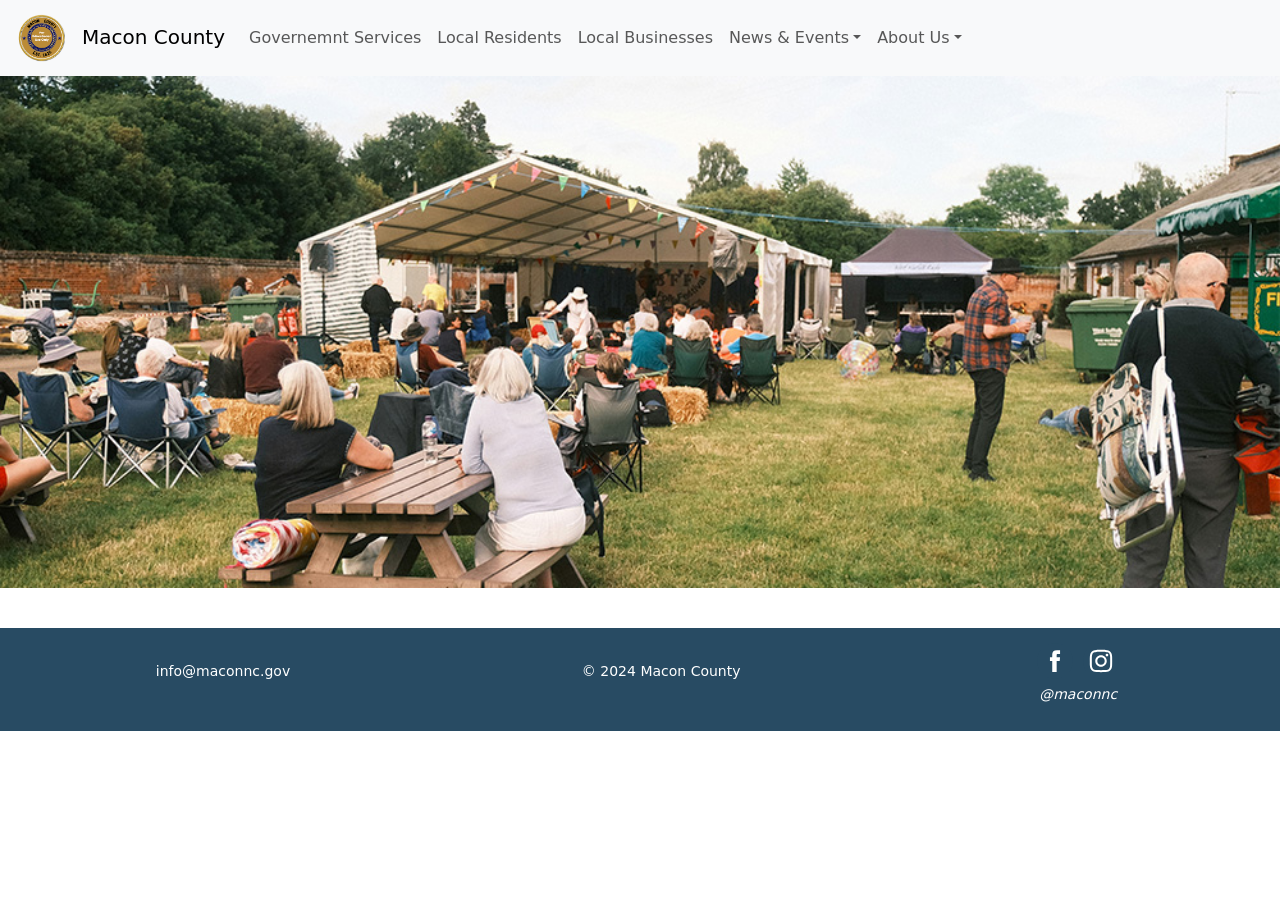
<file: events.html>
<!DOCTYPE html>
<html lang="en">
<head>
    <meta charset="UTF-8">
    <meta name="viewport" content="width=device-width, initial-scale=1.0">
    <link href="https://cdn.jsdelivr.net/npm/bootstrap@5.1.1/dist/css/bootstrap.min.css" 
          rel="stylesheet" 
          integrity="sha384-F3w7mX95PdgyTmZZMECAngseQB83DfGTowi0iMjiWaeVhAn4FJkqJByhZMI3AhiU" 
          crossorigin="anonymous">
          <script src="https://cdn.jsdelivr.net/npm/bootstrap@5.1.1/dist/js/bootstrap.bundle.min.js" 
          integrity="sha384-/bQdsTh/da6pkI1MST/rWKFNjaCP5gBSY4sEBT38Q/9RBh9AH40zEOg7Hlq2THRZ" 
          crossorigin="anonymous"></script>
    <title>Macon County NC</title>
    <link rel="stylesheet" href="css/styles.css">
</head>
<body>
<header>
    
    <!-- NavBar -->
    <nav class="navbar 
    navbar-expand-lg 
    navbar-light 
    bg-light">
<div class="container-fluid">
<a class="navbar-brand" href="index.html">
    <img class="logo" src="Images/Logo.png" alt="Macon County NC Logo">Macon County 
</a>
<button class="navbar-toggler" 
        type="button" 
        data-bs-toggle="collapse" 
        data-bs-target="#navbarNav"
        aria-controls="navbarNav" 
        aria-expanded="false" 
        aria-label="Toggle navigation">
    <span class="navbar-toggler-icon"></span>
</button>
<div class="collapse navbar-collapse">
    <ul class="navbar-nav">
        <li class="nav-item">
            <a class="nav-link" href="gov-services.html">
                Governemnt Services
            </a>
        </li>
        <li class="nav-item">
            <a class="nav-link" 
               href="residents.html">
                Local Residents
            </a>
        </li>
        <li class="nav-item">
            <a class="nav-link" 
               href="businesses.html">
                Local Businesses
            </a>
        </li>
        <li class="nav-item dropdown">
            <a class="nav-link dropdown-toggle" href="events.html" role="button" data-bs-toggle="dropdown">News & Events</a>
            <ul class="dropdown-menu">
              <li><a class="dropdown-item" href="newsletter.html">Newsletter</a></li>
              <li><a class="dropdown-item" href="upcoming.html">Upcoming Events</a></li>
            </ul>
          </li>
        </li>
        <li class="nav-item dropdown">
            <a class="nav-link dropdown-toggle" href="aboutus.html" role="button" data-bs-toggle="dropdown">About Us</a>
            <ul class="dropdown-menu">
              <li><a class="dropdown-item" href="aboutus.html">About Us</a></li>  
              <li><a class="dropdown-item" href="contactus.html">Contact Us</a></li>
            </ul>
          </li>
    </ul>
</div>
</div>
</nav>
<header>
    <img class="header-img" src="Images/events-header.jpg" alt="Red and white wood sign titled Community Events with local events posted.">
    <!--https://unsplash.com/photos/a-red-sign-with-a-bunch-of-political-signs-on-it-BY2vyIJcyhA-->
</header>
<main>


</main>

<footer class="footer">
    <p>info@maconnc.gov</p>
    <p>&copy; 2024 Macon County</p>
<div class="social-media">
    <!-- Social Media Icons by NiftyButtons https://niftybuttons.com --><div style="display: flex; flex-wrap:wrap; align-items: center; justify-content: center;"><a href="https://www.facebook.com/" target="_blank" rel="noopener noreferrer" style="text-decoration:none;border:0;width:36px;height:36px;padding:2px;margin:5px;color:#ffffff;border-radius:50%;background-color:#284b63;"><svg class="niftybutton-facebook" style="display:block;fill:currentColor" data-donate="true" data-tag="fac" data-name="Facebook" viewBox="0 0 512 512" preserveAspectRatio="xMidYMid meet"><title>Facebook social icon</title>
        <path d="M211.9 197.4h-36.7v59.9h36.7V433.1h70.5V256.5h49.2l5.2-59.1h-54.4c0 0 0-22.1 0-33.7 0-13.9 2.8-19.5 16.3-19.5 10.9 0 38.2 0 38.2 0V82.9c0 0-40.2 0-48.8 0 -52.5 0-76.1 23.1-76.1 67.3C211.9 188.8 211.9 197.4 211.9 197.4z"></path>
    </svg></a><a href="https://www.instagram.com/" target="_blank" rel="noopener noreferrer" style="text-decoration:none;border:0;width:36px;height:36px;padding:2px;margin:5px;color:#ffffff;border-radius:50%;background-color:#284b63;"><svg class="niftybutton-instagram" style="display:block;fill:currentColor" data-donate="true" data-tag="ins" data-name="Instagram" viewBox="0 0 512 512" preserveAspectRatio="xMidYMid meet"><title>Instagram social icon</title>
        <path d="M256 109.3c47.8 0 53.4 0.2 72.3 1 17.4 0.8 26.9 3.7 33.2 6.2 8.4 3.2 14.3 7.1 20.6 13.4 6.3 6.3 10.1 12.2 13.4 20.6 2.5 6.3 5.4 15.8 6.2 33.2 0.9 18.9 1 24.5 1 72.3s-0.2 53.4-1 72.3c-0.8 17.4-3.7 26.9-6.2 33.2 -3.2 8.4-7.1 14.3-13.4 20.6 -6.3 6.3-12.2 10.1-20.6 13.4 -6.3 2.5-15.8 5.4-33.2 6.2 -18.9 0.9-24.5 1-72.3 1s-53.4-0.2-72.3-1c-17.4-0.8-26.9-3.7-33.2-6.2 -8.4-3.2-14.3-7.1-20.6-13.4 -6.3-6.3-10.1-12.2-13.4-20.6 -2.5-6.3-5.4-15.8-6.2-33.2 -0.9-18.9-1-24.5-1-72.3s0.2-53.4 1-72.3c0.8-17.4 3.7-26.9 6.2-33.2 3.2-8.4 7.1-14.3 13.4-20.6 6.3-6.3 12.2-10.1 20.6-13.4 6.3-2.5 15.8-5.4 33.2-6.2C202.6 109.5 208.2 109.3 256 109.3M256 77.1c-48.6 0-54.7 0.2-73.8 1.1 -19 0.9-32.1 3.9-43.4 8.3 -11.8 4.6-21.7 10.7-31.7 20.6 -9.9 9.9-16.1 19.9-20.6 31.7 -4.4 11.4-7.4 24.4-8.3 43.4 -0.9 19.1-1.1 25.2-1.1 73.8 0 48.6 0.2 54.7 1.1 73.8 0.9 19 3.9 32.1 8.3 43.4 4.6 11.8 10.7 21.7 20.6 31.7 9.9 9.9 19.9 16.1 31.7 20.6 11.4 4.4 24.4 7.4 43.4 8.3 19.1 0.9 25.2 1.1 73.8 1.1s54.7-0.2 73.8-1.1c19-0.9 32.1-3.9 43.4-8.3 11.8-4.6 21.7-10.7 31.7-20.6 9.9-9.9 16.1-19.9 20.6-31.7 4.4-11.4 7.4-24.4 8.3-43.4 0.9-19.1 1.1-25.2 1.1-73.8s-0.2-54.7-1.1-73.8c-0.9-19-3.9-32.1-8.3-43.4 -4.6-11.8-10.7-21.7-20.6-31.7 -9.9-9.9-19.9-16.1-31.7-20.6 -11.4-4.4-24.4-7.4-43.4-8.3C310.7 77.3 304.6 77.1 256 77.1L256 77.1z"></path>
        <path d="M256 164.1c-50.7 0-91.9 41.1-91.9 91.9s41.1 91.9 91.9 91.9 91.9-41.1 91.9-91.9S306.7 164.1 256 164.1zM256 315.6c-32.9 0-59.6-26.7-59.6-59.6s26.7-59.6 59.6-59.6 59.6 26.7 59.6 59.6S288.9 315.6 256 315.6z"></path>
        <circle cx="351.5" cy="160.5" r="21.5"></circle>
    </svg></a></div>
    <p><i>@maconnc</i></p>
</div>   
</footer>
</body>
</html>
</file>
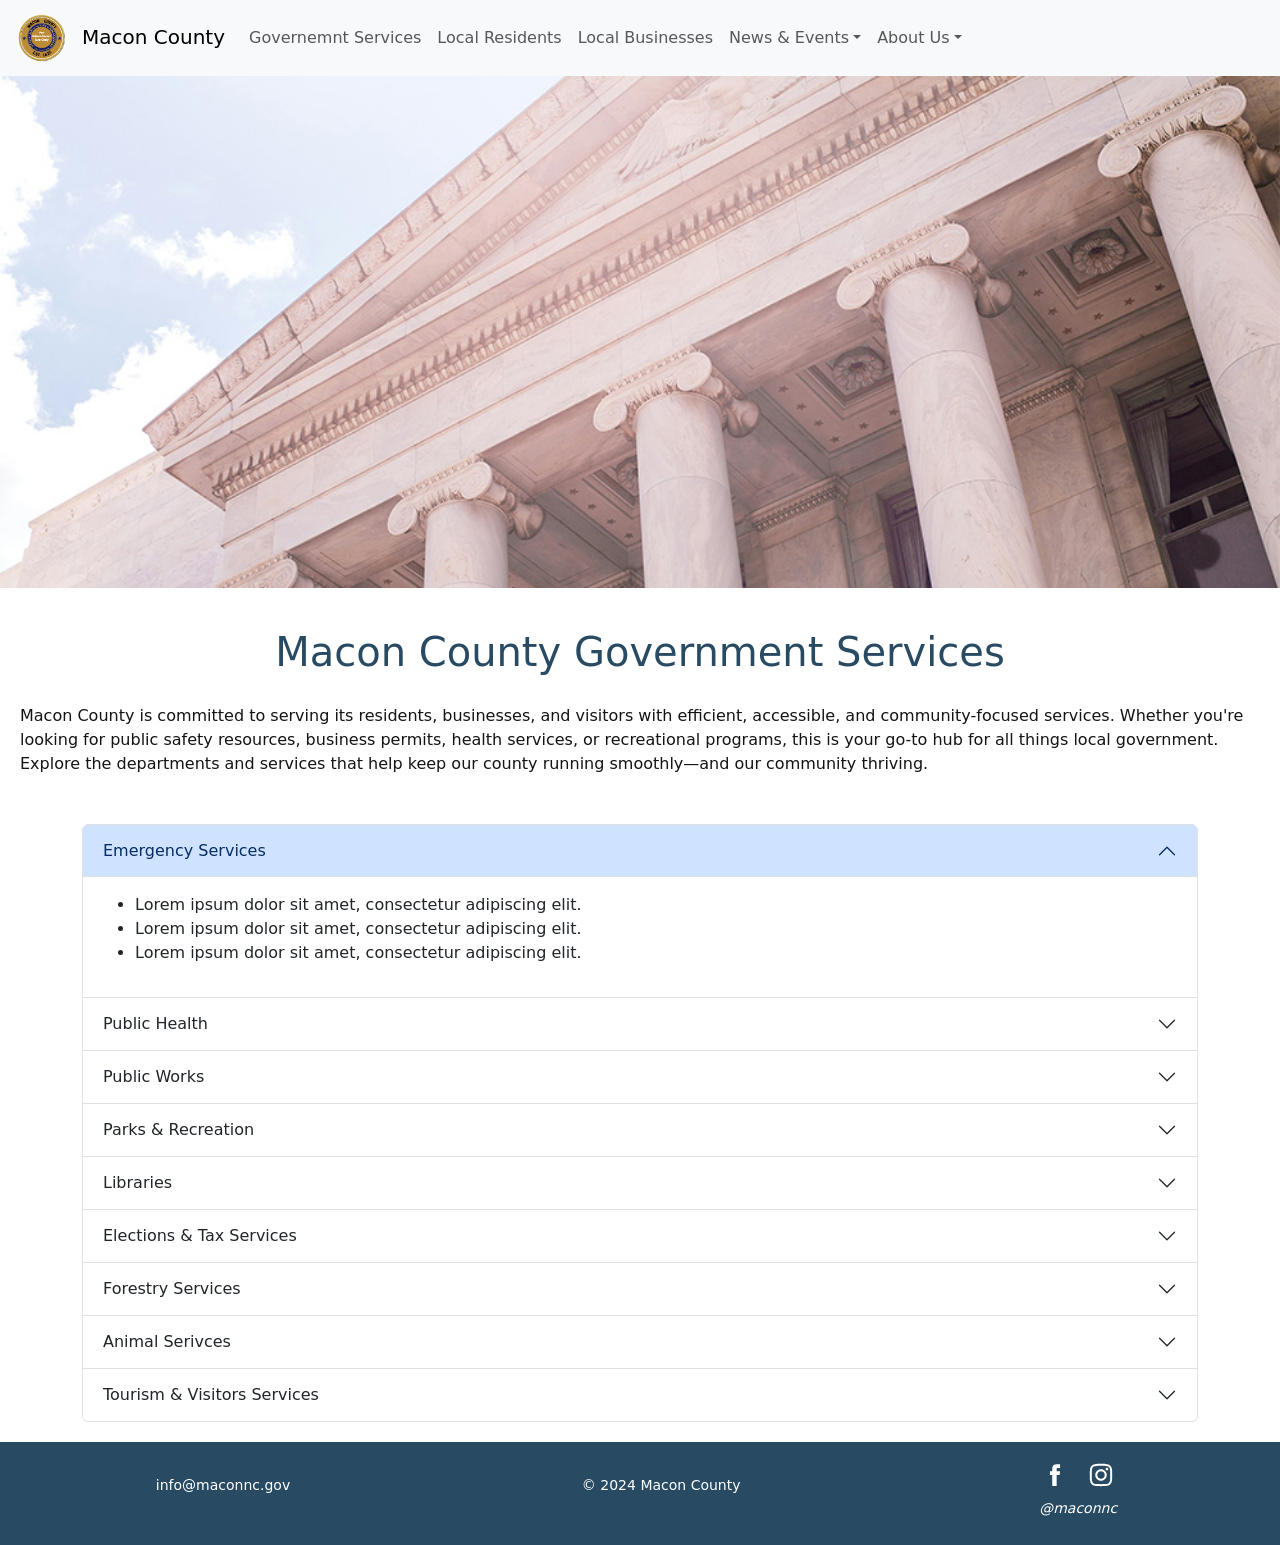
<file: gov-services.html>
<!DOCTYPE html>
<html lang="en">
<head>
    <meta charset="UTF-8">
    <meta name="viewport" content="width=device-width, initial-scale=1.0">
    <link href="https://cdn.jsdelivr.net/npm/bootstrap@5.1.1/dist/css/bootstrap.min.css" 
          rel="stylesheet" 
          integrity="sha384-F3w7mX95PdgyTmZZMECAngseQB83DfGTowi0iMjiWaeVhAn4FJkqJByhZMI3AhiU" 
          crossorigin="anonymous">
          <script src="https://cdn.jsdelivr.net/npm/bootstrap@5.1.1/dist/js/bootstrap.bundle.min.js" 
          integrity="sha384-/bQdsTh/da6pkI1MST/rWKFNjaCP5gBSY4sEBT38Q/9RBh9AH40zEOg7Hlq2THRZ" 
          crossorigin="anonymous"></script>
    <title>Macon County NC</title>
    <link rel="stylesheet" href="css/styles.css">
</head>
<body>
<header>
    
    <!-- NavBar -->
    <nav class="navbar 
    navbar-expand-lg 
    navbar-light 
    bg-light">
<div class="container-fluid">
<a class="navbar-brand" href="index.html">
    <img class="logo" src="Images/Logo.png" alt="Macon County NC Logo">Macon County 
</a>
<button class="navbar-toggler" 
        type="button" 
        data-bs-toggle="collapse" 
        data-bs-target="#navbarNav"
        aria-controls="navbarNav" 
        aria-expanded="false" 
        aria-label="Toggle navigation">
    <span class="navbar-toggler-icon"></span>
</button>
<div class="collapse navbar-collapse">
    <ul class="navbar-nav">
        <li class="nav-item">
            <a class="nav-link" href="gov-services.html">
                Governemnt Services
            </a>
        </li>
        <li class="nav-item">
            <a class="nav-link" 
               href="residents.html">
                Local Residents
            </a>
        </li>
        <li class="nav-item">
            <a class="nav-link" 
               href="businesses.html">
                Local Businesses
            </a>
        </li>
        <li class="nav-item dropdown">
            <a class="nav-link dropdown-toggle" href="events.html" role="button" data-bs-toggle="dropdown">News & Events</a>
            <ul class="dropdown-menu">
              <li><a class="dropdown-item" href="newsletter.html">Newsletter</a></li>
              <li><a class="dropdown-item" href="upcoming.html">Upcoming Events</a></li>
            </ul>
          </li>
        </li>
        <li class="nav-item dropdown">
            <a class="nav-link dropdown-toggle" href="aboutus.html" role="button" data-bs-toggle="dropdown">About Us</a>
            <ul class="dropdown-menu">
              <li><a class="dropdown-item" href="contactus.html">Contact Us</a></li>
            </ul>
          </li>
    </ul>
</div>
</div>
</nav>
<header>
    <img class="header-img" src="Images/gov-header.jpg" alt="A white concrete columned government building.">
    <!--https://unsplash.com/photos/white-concrete-building-under-sky-o0kbc907i20-->
</header>
<main>
    <div class="intro">
        <h1>Macon County Government Services</h1>
    </div>
    <p>Macon County is committed to serving its residents, businesses, and visitors with efficient, accessible, and community-focused services. Whether you're looking for public safety resources, business permits, health services, or recreational programs, this is your go-to hub for all things local government. Explore the departments and services that help keep our county running smoothly—and our community thriving.</p>

    <div class="container mt-5">
        <div class="accordion" id="ao-accordion">
            <div class="accordion-item">
                <h2 class="accordion-header" 
                    id="panelsStayOpen-headingOne">
                    <button class="accordion-button" 
                            type="button" 
                            data-bs-toggle="collapse"
                            data-bs-target="#panelsStayOpen-collapseOne" 
                            aria-expanded="true"
                            aria-controls="panelsStayOpen-collapseOne">
                        Emergency Services
                    </button>
                </h2>

                <div id="panelsStayOpen-collapseOne" 
                     class="accordion-collapse collapse show"
                     aria-labelledby="panelsStayOpen-headingOne">
                    <div class="accordion-body">
                        <ul>
                            <li>Lorem ipsum dolor sit amet, consectetur adipiscing elit.</li>
                            <li>Lorem ipsum dolor sit amet, consectetur adipiscing elit.</li>
                            <li>Lorem ipsum dolor sit amet, consectetur adipiscing elit.</li>
                        </ul>                    
                    </div>
                </div>
            </div>
            <div class="accordion-item">
                <h2 class="accordion-header" 
                    id="panelsStayOpen-headingTwo">
                    <button class="accordion-button collapsed" 
                            type="button" 
                            data-bs-toggle="collapse"
                            data-bs-target="#panelsStayOpen-collapseTwo" 
                            aria-expanded="false"
                            aria-controls="panelsStayOpen-collapseTwo">
                        Public Health
                    </button>
                </h2>

                <div id="panelsStayOpen-collapseTwo" 
                     class="accordion-collapse collapse"
                     aria-labelledby="panelsStayOpen-headingTwo">
                    <div class="accordion-body">
                        <ul>
                            <li>Lorem ipsum dolor sit amet, consectetur adipiscing elit.</li>
                            <li>Lorem ipsum dolor sit amet, consectetur adipiscing elit.</li>
                            <li>Lorem ipsum dolor sit amet, consectetur adipiscing elit.</li>
                        </ul>
                    </div>
                </div>
            </div>
            <div class="accordion-item">
                <h2 class="accordion-header" 
                    id="panelsStayOpen-headingThree">
                    <button class="accordion-button collapsed" 
                            type="button" 
                            data-bs-toggle="collapse"
                            data-bs-target="#panelsStayOpen-collapseThree" 
                            aria-expanded="false"
                            aria-controls="panelsStayOpen-collapseThree">
                        Public Works
                    </button>
                </h2>

                <div id="panelsStayOpen-collapseThree" 
                     class="accordion-collapse collapse"
                     aria-labelledby="panelsStayOpen-headingThree">
                    <div class="accordion-body">
                        <ul>
                            <li>Lorem ipsum dolor sit amet, consectetur adipiscing elit.</li>
                            <li>Lorem ipsum dolor sit amet, consectetur adipiscing elit.</li>
                            <li>Lorem ipsum dolor sit amet, consectetur adipiscing elit.</li>
                        </ul>
                    </div>
                </div>
            </div>
            <div class="accordion-item">
                <h2 class="accordion-header" 
                    id="panelsStayOpen-headingFour">
                    <button class="accordion-button collapsed" 
                            type="button" 
                            data-bs-toggle="collapse"
                            data-bs-target="#panelsStayOpen-collapseFour" 
                            aria-expanded="false"
                            aria-controls="panelsStayOpen-collapseFour">
                        Parks & Recreation
                    </button>
                </h2>

                <div id="panelsStayOpen-collapseFour" 
                     class="accordion-collapse collapse"
                     aria-labelledby="panelsStayOpen-headingFour">
                    <div class="accordion-body">
                        <ul>
                            <li>Lorem ipsum dolor sit amet, consectetur adipiscing elit.</li>
                            <li>Lorem ipsum dolor sit amet, consectetur adipiscing elit.</li>
                            <li>Lorem ipsum dolor sit amet, consectetur adipiscing elit.</li>
                        </ul>
                    </div>
                </div>
            </div>
            <div class="accordion-item">
                <h2 class="accordion-header" 
                    id="panelsStayOpen-headingFive">
                    <button class="accordion-button collapsed" 
                            type="button" 
                            data-bs-toggle="collapse"
                            data-bs-target="#panelsStayOpen-collapseFive" 
                            aria-expanded="false"
                            aria-controls="panelsStayOpen-collapseFive">
                        Libraries
                    </button>
                </h2>

                <div id="panelsStayOpen-collapseFive" 
                     class="accordion-collapse collapse"
                     aria-labelledby="panelsStayOpen-headingFive">
                    <div class="accordion-body">
                        <ul>
                            <li>Lorem ipsum dolor sit amet, consectetur adipiscing elit.</li>
                            <li>Lorem ipsum dolor sit amet, consectetur adipiscing elit.</li>
                            <li>Lorem ipsum dolor sit amet, consectetur adipiscing elit.</li>
                        </ul>
                    </div>
                </div>
            </div>
            <div class="accordion-item">
                <h2 class="accordion-header" 
                    id="panelsStayOpen-headingSix">
                    <button class="accordion-button collapsed" 
                            type="button" 
                            data-bs-toggle="collapse"
                            data-bs-target="#panelsStayOpen-collapseSix" 
                            aria-expanded="false"
                            aria-controls="panelsStayOpen-collapseSix">
                        Elections & Tax Services
                    </button>
                </h2>

                <div id="panelsStayOpen-collapseSix" 
                     class="accordion-collapse collapse"
                     aria-labelledby="panelsStayOpen-headingSix">
                    <div class="accordion-body">
                        <ul>
                            <li>Lorem ipsum dolor sit amet, consectetur adipiscing elit.</li>
                            <li>Lorem ipsum dolor sit amet, consectetur adipiscing elit.</li>
                            <li>Lorem ipsum dolor sit amet, consectetur adipiscing elit.</li>
                        </ul>
                    </div>
                </div>
            </div>
            <div class="accordion-item">
                <h2 class="accordion-header" 
                    id="panelsStayOpen-heading7">
                    <button class="accordion-button collapsed" 
                            type="button" 
                            data-bs-toggle="collapse"
                            data-bs-target="#panelsStayOpen-collapse7" 
                            aria-expanded="false"
                            aria-controls="panelsStayOpen-collapse7">
                        Forestry Services
                    </button>
                </h2>

                <div id="panelsStayOpen-collapse7" 
                     class="accordion-collapse collapse"
                     aria-labelledby="panelsStayOpen-heading7">
                    <div class="accordion-body">
                        <ul>
                            <li>Lorem ipsum dolor sit amet, consectetur adipiscing elit.</li>
                            <li>Lorem ipsum dolor sit amet, consectetur adipiscing elit.</li>
                            <li>Lorem ipsum dolor sit amet, consectetur adipiscing elit.</li>
                        </ul>
                    </div>
                </div>
            </div>
            <div class="accordion-item">
                <h2 class="accordion-header" 
                    id="panelsStayOpen-heading8">
                    <button class="accordion-button collapsed" 
                            type="button" 
                            data-bs-toggle="collapse"
                            data-bs-target="#panelsStayOpen-collapse8" 
                            aria-expanded="false"
                            aria-controls="panelsStayOpen-collapse8">
                        Animal Serivces
                    </button>
                </h2>

                <div id="panelsStayOpen-collapse8" 
                     class="accordion-collapse collapse"
                     aria-labelledby="panelsStayOpen-heading8">
                    <div class="accordion-body">
                        <ul>
                            <li>Lorem ipsum dolor sit amet, consectetur adipiscing elit.</li>
                            <li>Lorem ipsum dolor sit amet, consectetur adipiscing elit.</li>
                            <li>Lorem ipsum dolor sit amet, consectetur adipiscing elit.</li>
                        </ul>
                    </div>
                </div>
            </div>
            <div class="accordion-item">
                <h2 class="accordion-header" 
                    id="panelsStayOpen-heading9">
                    <button class="accordion-button collapsed" 
                            type="button" 
                            data-bs-toggle="collapse"
                            data-bs-target="#panelsStayOpen-collapse9" 
                            aria-expanded="false"
                            aria-controls="panelsStayOpen-collapse9">
                        Tourism & Visitors Services
                    </button>
                </h2>

                <div id="panelsStayOpen-collapse9" 
                     class="accordion-collapse collapse"
                     aria-labelledby="panelsStayOpen-heading9">
                    <div class="accordion-body">
                        <ul>
                            <li>Lorem ipsum dolor sit amet, consectetur adipiscing elit.</li>
                            <li>Lorem ipsum dolor sit amet, consectetur adipiscing elit.</li>
                            <li>Lorem ipsum dolor sit amet, consectetur adipiscing elit.</li>
                        </ul>
                    </div>
                </div>
            </div>
        </div>
    </div>
</main>

<footer class="footer">
    <p>info@maconnc.gov</p>
    <p>&copy; 2024 Macon County</p>
<div class="social-media">
    <!-- Social Media Icons by NiftyButtons https://niftybuttons.com --><div style="display: flex; flex-wrap:wrap; align-items: center; justify-content: center;"><a href="https://www.facebook.com/" target="_blank" rel="noopener noreferrer" style="text-decoration:none;border:0;width:36px;height:36px;padding:2px;margin:5px;color:#ffffff;border-radius:50%;background-color:#284b63;"><svg class="niftybutton-facebook" style="display:block;fill:currentColor" data-donate="true" data-tag="fac" data-name="Facebook" viewBox="0 0 512 512" preserveAspectRatio="xMidYMid meet"><title>Facebook social icon</title>
        <path d="M211.9 197.4h-36.7v59.9h36.7V433.1h70.5V256.5h49.2l5.2-59.1h-54.4c0 0 0-22.1 0-33.7 0-13.9 2.8-19.5 16.3-19.5 10.9 0 38.2 0 38.2 0V82.9c0 0-40.2 0-48.8 0 -52.5 0-76.1 23.1-76.1 67.3C211.9 188.8 211.9 197.4 211.9 197.4z"></path>
    </svg></a><a href="https://www.instagram.com/" target="_blank" rel="noopener noreferrer" style="text-decoration:none;border:0;width:36px;height:36px;padding:2px;margin:5px;color:#ffffff;border-radius:50%;background-color:#284b63;"><svg class="niftybutton-instagram" style="display:block;fill:currentColor" data-donate="true" data-tag="ins" data-name="Instagram" viewBox="0 0 512 512" preserveAspectRatio="xMidYMid meet"><title>Instagram social icon</title>
        <path d="M256 109.3c47.8 0 53.4 0.2 72.3 1 17.4 0.8 26.9 3.7 33.2 6.2 8.4 3.2 14.3 7.1 20.6 13.4 6.3 6.3 10.1 12.2 13.4 20.6 2.5 6.3 5.4 15.8 6.2 33.2 0.9 18.9 1 24.5 1 72.3s-0.2 53.4-1 72.3c-0.8 17.4-3.7 26.9-6.2 33.2 -3.2 8.4-7.1 14.3-13.4 20.6 -6.3 6.3-12.2 10.1-20.6 13.4 -6.3 2.5-15.8 5.4-33.2 6.2 -18.9 0.9-24.5 1-72.3 1s-53.4-0.2-72.3-1c-17.4-0.8-26.9-3.7-33.2-6.2 -8.4-3.2-14.3-7.1-20.6-13.4 -6.3-6.3-10.1-12.2-13.4-20.6 -2.5-6.3-5.4-15.8-6.2-33.2 -0.9-18.9-1-24.5-1-72.3s0.2-53.4 1-72.3c0.8-17.4 3.7-26.9 6.2-33.2 3.2-8.4 7.1-14.3 13.4-20.6 6.3-6.3 12.2-10.1 20.6-13.4 6.3-2.5 15.8-5.4 33.2-6.2C202.6 109.5 208.2 109.3 256 109.3M256 77.1c-48.6 0-54.7 0.2-73.8 1.1 -19 0.9-32.1 3.9-43.4 8.3 -11.8 4.6-21.7 10.7-31.7 20.6 -9.9 9.9-16.1 19.9-20.6 31.7 -4.4 11.4-7.4 24.4-8.3 43.4 -0.9 19.1-1.1 25.2-1.1 73.8 0 48.6 0.2 54.7 1.1 73.8 0.9 19 3.9 32.1 8.3 43.4 4.6 11.8 10.7 21.7 20.6 31.7 9.9 9.9 19.9 16.1 31.7 20.6 11.4 4.4 24.4 7.4 43.4 8.3 19.1 0.9 25.2 1.1 73.8 1.1s54.7-0.2 73.8-1.1c19-0.9 32.1-3.9 43.4-8.3 11.8-4.6 21.7-10.7 31.7-20.6 9.9-9.9 16.1-19.9 20.6-31.7 4.4-11.4 7.4-24.4 8.3-43.4 0.9-19.1 1.1-25.2 1.1-73.8s-0.2-54.7-1.1-73.8c-0.9-19-3.9-32.1-8.3-43.4 -4.6-11.8-10.7-21.7-20.6-31.7 -9.9-9.9-19.9-16.1-31.7-20.6 -11.4-4.4-24.4-7.4-43.4-8.3C310.7 77.3 304.6 77.1 256 77.1L256 77.1z"></path>
        <path d="M256 164.1c-50.7 0-91.9 41.1-91.9 91.9s41.1 91.9 91.9 91.9 91.9-41.1 91.9-91.9S306.7 164.1 256 164.1zM256 315.6c-32.9 0-59.6-26.7-59.6-59.6s26.7-59.6 59.6-59.6 59.6 26.7 59.6 59.6S288.9 315.6 256 315.6z"></path>
        <circle cx="351.5" cy="160.5" r="21.5"></circle>
    </svg></a></div>
    <p><i>@maconnc</i></p>
</div>   
</footer>
</body>
</html>
</file>
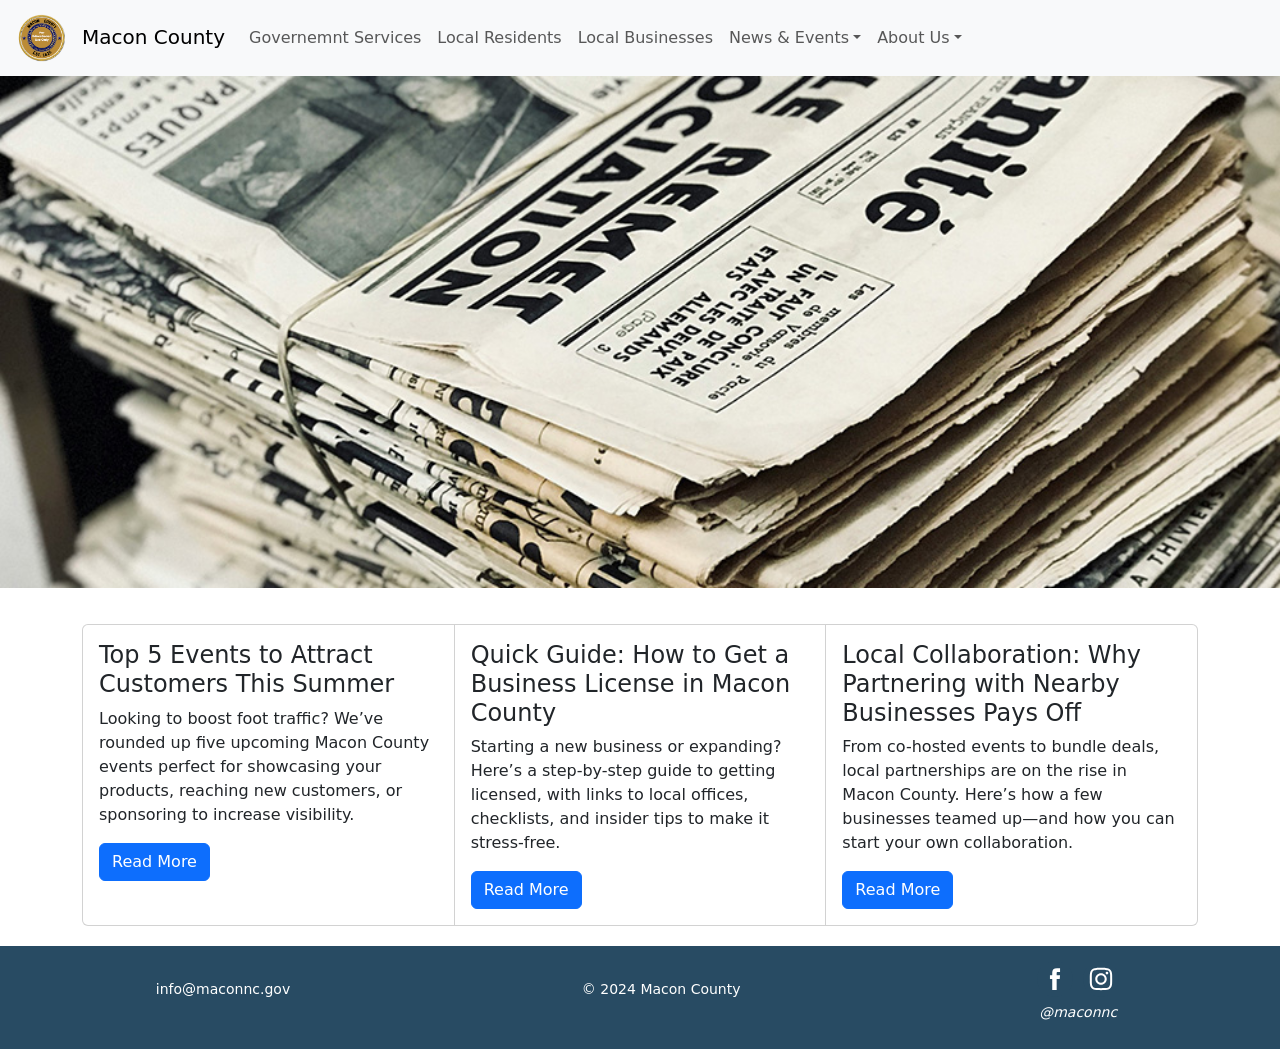
<file: newsletter.html>
<!DOCTYPE html>
<html lang="en">
<head>
    <meta charset="UTF-8">
    <meta name="viewport" content="width=device-width, initial-scale=1.0">
    <link href="https://cdn.jsdelivr.net/npm/bootstrap@5.1.1/dist/css/bootstrap.min.css" 
          rel="stylesheet" 
          integrity="sha384-F3w7mX95PdgyTmZZMECAngseQB83DfGTowi0iMjiWaeVhAn4FJkqJByhZMI3AhiU" 
          crossorigin="anonymous">
          <script src="https://cdn.jsdelivr.net/npm/bootstrap@5.1.1/dist/js/bootstrap.bundle.min.js" 
          integrity="sha384-/bQdsTh/da6pkI1MST/rWKFNjaCP5gBSY4sEBT38Q/9RBh9AH40zEOg7Hlq2THRZ" 
          crossorigin="anonymous"></script>
    <title>Macon County NC</title>
    <link rel="stylesheet" href="css/styles.css">
</head>
<body>
<header>
    
    <!-- NavBar -->
    <nav class="navbar 
    navbar-expand-lg 
    navbar-light 
    bg-light">
<div class="container-fluid">
<a class="navbar-brand" href="index.html">
    <img class="logo" src="Images/Logo.png" alt="Macon County NC Logo">Macon County 
</a>
<button class="navbar-toggler" 
        type="button" 
        data-bs-toggle="collapse" 
        data-bs-target="#navbarNav"
        aria-controls="navbarNav" 
        aria-expanded="false" 
        aria-label="Toggle navigation">
    <span class="navbar-toggler-icon"></span>
</button>
<div class="collapse navbar-collapse">
    <ul class="navbar-nav">
        <li class="nav-item">
            <a class="nav-link" href="gov-services.html">
                Governemnt Services
            </a>
        </li>
        <li class="nav-item">
            <a class="nav-link" 
               href="residents.html">
                Local Residents
            </a>
        </li>
        <li class="nav-item">
            <a class="nav-link" 
               href="businesses.html">
                Local Businesses
            </a>
        </li>
        <li class="nav-item dropdown">
            <a class="nav-link dropdown-toggle" href="events.html" role="button" data-bs-toggle="dropdown">News & Events</a>
            <ul class="dropdown-menu">
              <li><a class="dropdown-item" href="newsletter.html">Newsletter</a></li>
              <li><a class="dropdown-item" href="upcoming.html">Upcoming Events</a></li>
            </ul>
          </li>
        </li>
        <li class="nav-item dropdown">
            <a class="nav-link dropdown-toggle" href="aboutus.html" role="button" data-bs-toggle="dropdown">About Us</a>
            <ul class="dropdown-menu">
              <li><a class="dropdown-item" href="aboutus.html">About Us</a></li>  
              <li><a class="dropdown-item" href="contactus.html">Contact Us</a></li>
            </ul>
          </li>
    </ul>
</div>
</div>
</nav>
<header>
    <img class="header-img" src="Images/news-header.jpg" alt="A pile of newspapers.">
    <!--https://unsplash.com/photos/bundle-of-newspaper-on-table-Mwuod2cm8g4--> 
</header>
<main>

    <div class="container mt-3" style="width: 1200px;">
        <div class="card-group">
            <div class="card" style="width: 300px;">
                <div class="card-body">
                    <h4 class="card-title">
                        Top 5 Events to Attract Customers This Summer
                    </h4>
                    <p class="card-text">
                        Looking to boost foot traffic? We’ve rounded up five upcoming Macon County events perfect for showcasing your products, reaching new customers, or sponsoring to increase visibility.
                    </p>
                    <a href="#" class="btn btn-primary">
                        Read More
                    </a>
                </div>
            </div>
            <div class="card" style="width: 300px;">
                <div class="card-body">
                    <h4 class="card-title">
                        Quick Guide: How to Get a Business License in Macon County
                    </h4>
                    <p class="card-text">
                        Starting a new business or expanding? Here’s a step-by-step guide to getting licensed, with links to local offices, checklists, and insider tips to make it stress-free.
                    </p>

                    <a href="#" class="btn btn-primary">
                        Read More
                    </a>
                </div>
            </div>
            <div class="card" style="width: 300px;">
                <div class="card-body">
                    <h4 class="card-title">
                        Local Collaboration: Why Partnering with Nearby Businesses Pays Off
                    </h4>
                    <p class="card-text">
                        From co-hosted events to bundle deals, local partnerships are on the rise in Macon County. Here’s how a few businesses teamed up—and how you can start your own collaboration.
                    </p>

                    <a href="#" class="btn btn-primary">
                        Read More</a>
                </div>
            </div>
        </div>
    </div>

</main>

<footer class="footer">
    <p>info@maconnc.gov</p>
    <p>&copy; 2024 Macon County</p>
<div class="social-media">
    <!-- Social Media Icons by NiftyButtons https://niftybuttons.com --><div style="display: flex; flex-wrap:wrap; align-items: center; justify-content: center;"><a href="https://www.facebook.com/" target="_blank" rel="noopener noreferrer" style="text-decoration:none;border:0;width:36px;height:36px;padding:2px;margin:5px;color:#ffffff;border-radius:50%;background-color:#284b63;"><svg class="niftybutton-facebook" style="display:block;fill:currentColor" data-donate="true" data-tag="fac" data-name="Facebook" viewBox="0 0 512 512" preserveAspectRatio="xMidYMid meet"><title>Facebook social icon</title>
        <path d="M211.9 197.4h-36.7v59.9h36.7V433.1h70.5V256.5h49.2l5.2-59.1h-54.4c0 0 0-22.1 0-33.7 0-13.9 2.8-19.5 16.3-19.5 10.9 0 38.2 0 38.2 0V82.9c0 0-40.2 0-48.8 0 -52.5 0-76.1 23.1-76.1 67.3C211.9 188.8 211.9 197.4 211.9 197.4z"></path>
    </svg></a><a href="https://www.instagram.com/" target="_blank" rel="noopener noreferrer" style="text-decoration:none;border:0;width:36px;height:36px;padding:2px;margin:5px;color:#ffffff;border-radius:50%;background-color:#284b63;"><svg class="niftybutton-instagram" style="display:block;fill:currentColor" data-donate="true" data-tag="ins" data-name="Instagram" viewBox="0 0 512 512" preserveAspectRatio="xMidYMid meet"><title>Instagram social icon</title>
        <path d="M256 109.3c47.8 0 53.4 0.2 72.3 1 17.4 0.8 26.9 3.7 33.2 6.2 8.4 3.2 14.3 7.1 20.6 13.4 6.3 6.3 10.1 12.2 13.4 20.6 2.5 6.3 5.4 15.8 6.2 33.2 0.9 18.9 1 24.5 1 72.3s-0.2 53.4-1 72.3c-0.8 17.4-3.7 26.9-6.2 33.2 -3.2 8.4-7.1 14.3-13.4 20.6 -6.3 6.3-12.2 10.1-20.6 13.4 -6.3 2.5-15.8 5.4-33.2 6.2 -18.9 0.9-24.5 1-72.3 1s-53.4-0.2-72.3-1c-17.4-0.8-26.9-3.7-33.2-6.2 -8.4-3.2-14.3-7.1-20.6-13.4 -6.3-6.3-10.1-12.2-13.4-20.6 -2.5-6.3-5.4-15.8-6.2-33.2 -0.9-18.9-1-24.5-1-72.3s0.2-53.4 1-72.3c0.8-17.4 3.7-26.9 6.2-33.2 3.2-8.4 7.1-14.3 13.4-20.6 6.3-6.3 12.2-10.1 20.6-13.4 6.3-2.5 15.8-5.4 33.2-6.2C202.6 109.5 208.2 109.3 256 109.3M256 77.1c-48.6 0-54.7 0.2-73.8 1.1 -19 0.9-32.1 3.9-43.4 8.3 -11.8 4.6-21.7 10.7-31.7 20.6 -9.9 9.9-16.1 19.9-20.6 31.7 -4.4 11.4-7.4 24.4-8.3 43.4 -0.9 19.1-1.1 25.2-1.1 73.8 0 48.6 0.2 54.7 1.1 73.8 0.9 19 3.9 32.1 8.3 43.4 4.6 11.8 10.7 21.7 20.6 31.7 9.9 9.9 19.9 16.1 31.7 20.6 11.4 4.4 24.4 7.4 43.4 8.3 19.1 0.9 25.2 1.1 73.8 1.1s54.7-0.2 73.8-1.1c19-0.9 32.1-3.9 43.4-8.3 11.8-4.6 21.7-10.7 31.7-20.6 9.9-9.9 16.1-19.9 20.6-31.7 4.4-11.4 7.4-24.4 8.3-43.4 0.9-19.1 1.1-25.2 1.1-73.8s-0.2-54.7-1.1-73.8c-0.9-19-3.9-32.1-8.3-43.4 -4.6-11.8-10.7-21.7-20.6-31.7 -9.9-9.9-19.9-16.1-31.7-20.6 -11.4-4.4-24.4-7.4-43.4-8.3C310.7 77.3 304.6 77.1 256 77.1L256 77.1z"></path>
        <path d="M256 164.1c-50.7 0-91.9 41.1-91.9 91.9s41.1 91.9 91.9 91.9 91.9-41.1 91.9-91.9S306.7 164.1 256 164.1zM256 315.6c-32.9 0-59.6-26.7-59.6-59.6s26.7-59.6 59.6-59.6 59.6 26.7 59.6 59.6S288.9 315.6 256 315.6z"></path>
        <circle cx="351.5" cy="160.5" r="21.5"></circle>
    </svg></a></div>
    <p><i>@maconnc</i></p>
</div>   
</footer>
</body>
</html>
</file>
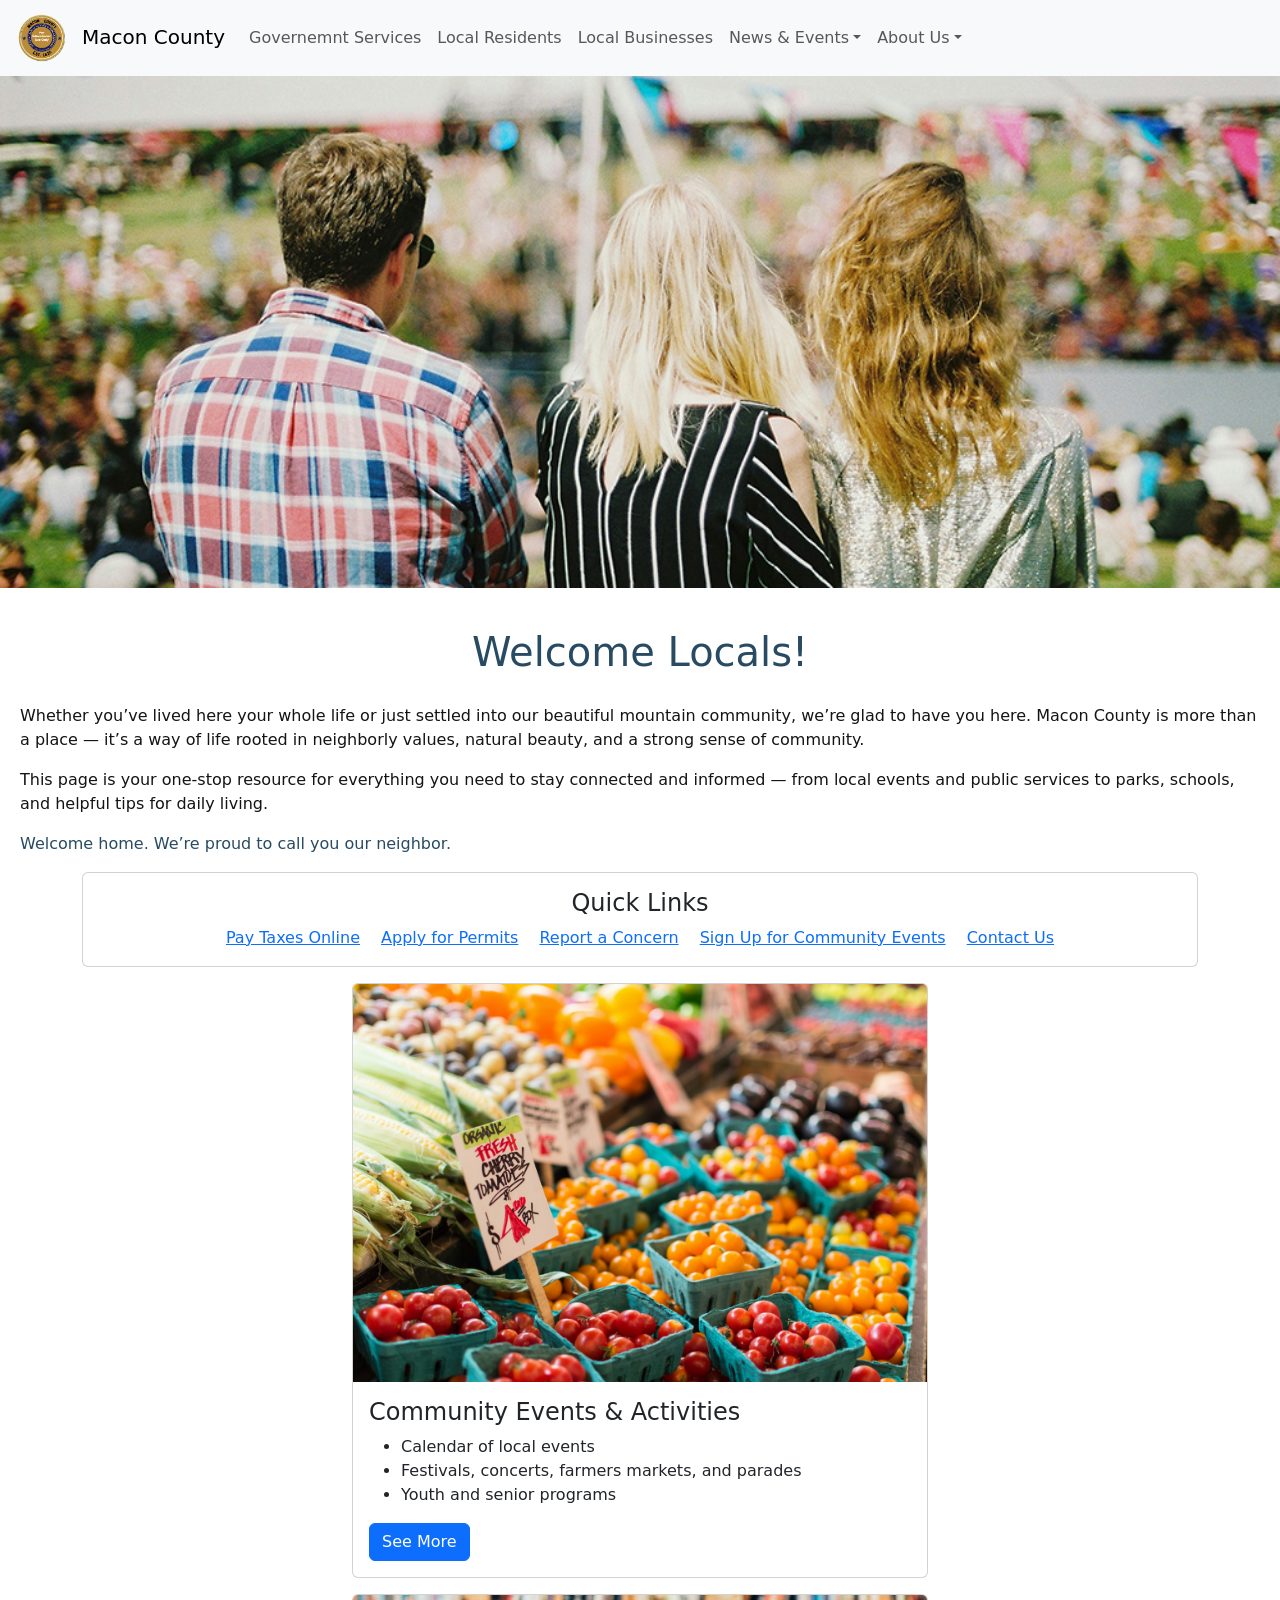
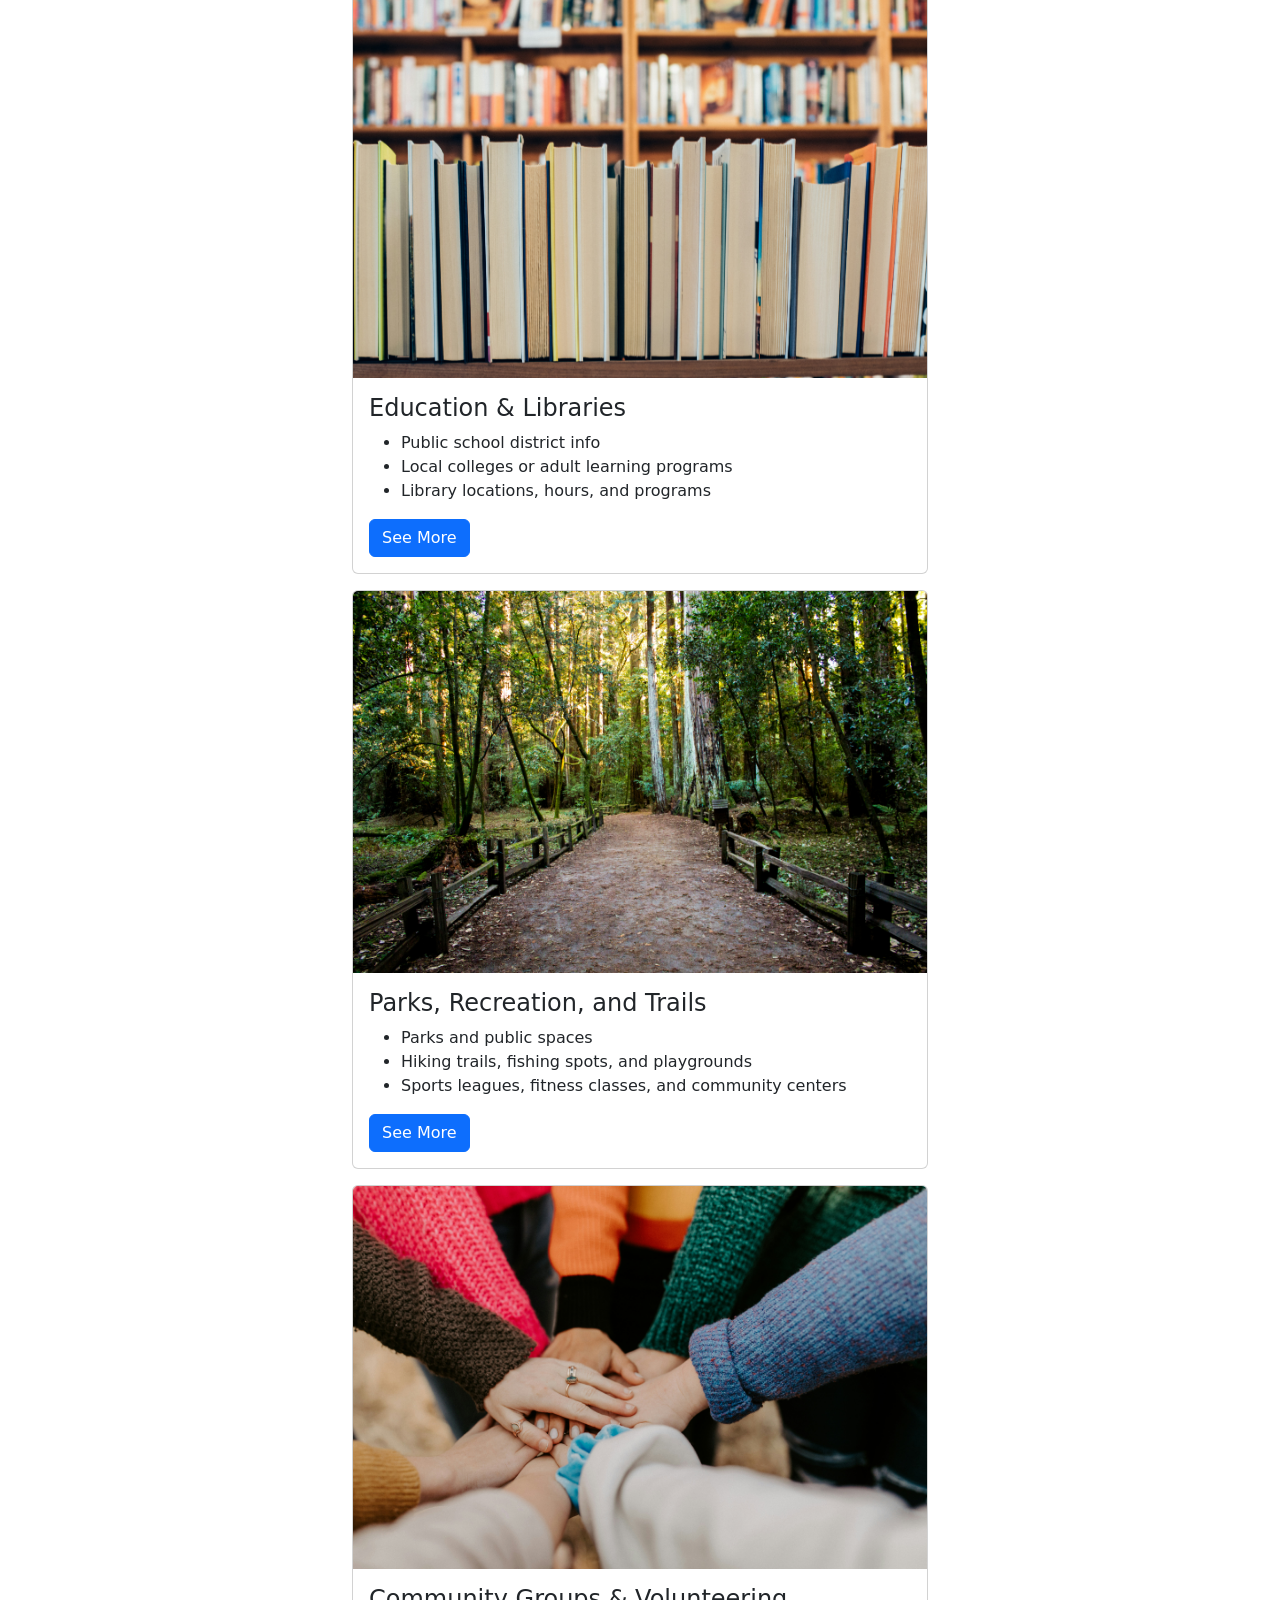
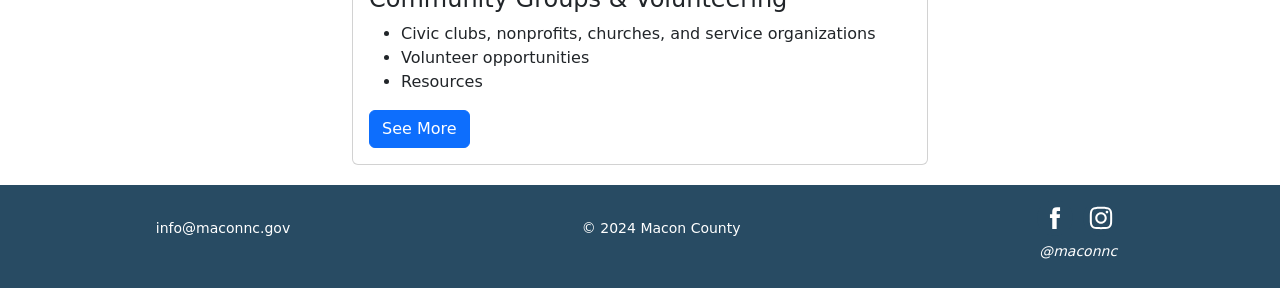
<file: residents.html>
<!DOCTYPE html>
<html lang="en">
<head>
    <meta charset="UTF-8">
    <meta name="viewport" content="width=device-width, initial-scale=1.0">
    <link href="https://cdn.jsdelivr.net/npm/bootstrap@5.1.1/dist/css/bootstrap.min.css" 
          rel="stylesheet" 
          integrity="sha384-F3w7mX95PdgyTmZZMECAngseQB83DfGTowi0iMjiWaeVhAn4FJkqJByhZMI3AhiU" 
          crossorigin="anonymous">
          <script src="https://cdn.jsdelivr.net/npm/bootstrap@5.1.1/dist/js/bootstrap.bundle.min.js" 
          integrity="sha384-/bQdsTh/da6pkI1MST/rWKFNjaCP5gBSY4sEBT38Q/9RBh9AH40zEOg7Hlq2THRZ" 
          crossorigin="anonymous"></script>
    <title>Macon County NC</title>
    <link rel="stylesheet" href="css/styles.css">
</head>
<body>
<header>
    
    <!-- NavBar -->
    <nav class="navbar 
    navbar-expand-lg 
    navbar-light 
    bg-light">
<div class="container-fluid">
<a class="navbar-brand" href="index.html">
    <img class="logo" src="Images/Logo.png" alt="Macon County NC Logo">Macon County 
</a>
<button class="navbar-toggler" 
        type="button" 
        data-bs-toggle="collapse" 
        data-bs-target="#navbarNav"
        aria-controls="navbarNav" 
        aria-expanded="false" 
        aria-label="Toggle navigation">
    <span class="navbar-toggler-icon"></span>
</button>
<div class="collapse navbar-collapse">
    <ul class="navbar-nav">
        <li class="nav-item">
            <a class="nav-link" href="gov-services.html">
                Governemnt Services
            </a>
        </li>
        <li class="nav-item">
            <a class="nav-link" 
               href="residents.html">
                Local Residents
            </a>
        </li>
        <li class="nav-item">
            <a class="nav-link" 
               href="businesses.html">
                Local Businesses
            </a>
        </li>
        <li class="nav-item dropdown">
            <a class="nav-link dropdown-toggle" href="events.html" role="button" data-bs-toggle="dropdown">News & Events</a>
            <ul class="dropdown-menu">
              <li><a class="dropdown-item" href="newsletter.html">Newsletter</a></li>
              <li><a class="dropdown-item" href="upcoming.html">Upcoming Events</a></li>
            </ul>
          </li>
        </li>
        <li class="nav-item dropdown">
            <a class="nav-link dropdown-toggle" href="aboutus.html" role="button" data-bs-toggle="dropdown">About Us</a>
            <ul class="dropdown-menu">
              <li><a class="dropdown-item" href="aboutus.html">About Us</a></li>  
              <li><a class="dropdown-item" href="contactus.html">Contact Us</a></li>
            </ul>
          </li>
    </ul>
</div>
</div>
</nav>
<header>
    <img class="header-img" src="Images/locals-header.jpg" alt="Look at the backs of three people looking at a event in a field.">
    <!--https://unsplash.com/photos/three-persons-standing-front-of-field-S5DEUg2yUVU-->
</header>
<main>
    <div class="intro">
        <h1>Welcome Locals!</h1>
    </div>
    <p>Whether you’ve lived here your whole life or just settled into our beautiful mountain community, we’re glad to have you here. Macon County is more than a place — it’s a way of life rooted in neighborly values, natural beauty, and a strong sense of community.</p>
    <p>This page is your one-stop resource for everything you need to stay connected and informed — from local events and public services to parks, schools, and helpful tips for daily living.</p>
    <p style="color:#284b63;">Welcome home. We’re proud to call you our neighbor.</p>
    <div class="container mt-3" style="width: 1200px; text-align: center;">
        <div class="card">
            <div class="card-body">
                <h4 class="card-title">Quick Links</h4>
                <a href="contactus.html" class="card-link">
                    Pay Taxes Online</a>
                <a href="contactus.html" class="card-link">
                    Apply for Permits</a>
                <a href="contactus.html" class="card-link">
                    Report a Concern</a>
                <a href="rsvp.html" class="card-link">
                    Sign Up for Community Events</a>
                <a href="contactus.html" class="card-link">
                    Contact Us</a>
            </div>
        </div>
    </div>

    <div class="container mt-3" style="width: 600px;">
        <div class="card">
            <img class="card-img-top"
                src="Images/farmer-market.jpg" alt="Farmer's market stand filled with red and oragne cherry tomatoes." style="width: 100%;">
                <!--https://unsplash.com/photos/red-tomato-lot-on-blue-baskets-SAPvKo12dQE-->
            <div class="card-body">
                <h4 class="card-title">Community Events & Activities</h4>
                <ul>
                    <li>Calendar of local events</li>
                    <li>Festivals, concerts, farmers markets, and parades</li>
                    <li>Youth and senior programs</li>
                </ul>
                <a href="upcoming.html" class="btn btn-primary">See More</a>
            </div>
        </div>
    </div>

    <div class="container mt-3" style="width: 600px;">
        <div class="card">
            <img class="card-img-top"
                src="Images/books.jpg" alt="Row of books." style="width: 100%;">
                <!--https://unsplash.com/photos/assorted-book-lot-OQSCtabGkSY-->
            <div class="card-body">
                <h4 class="card-title">Education & Libraries</h4>
                <ul>
                    <li>Public school district info</li>
                    <li>Local colleges or adult learning programs</li>
                    <li>Library locations, hours, and programs</li>
                </ul>
                <a href="gov-services.html" class="btn btn-primary">See More</a>
            </div>
        </div>
    </div>

    <div class="container mt-3" style="width: 600px;">
        <div class="card">
            <img class="card-img-top"
                src="Images/trail.jpg" alt="A Macon County hiking trail." style="width: 100%;">
                <!--https://unsplash.com/photos/pathway-in-forest-with-yellow-sunlight-F7HGqkkMYAU-->
            <div class="card-body">
                <h4 class="card-title">Parks, Recreation, and Trails</h4>
                <ul>
                    <li>Parks and public spaces</li>
                    <li>Hiking trails, fishing spots, and playgrounds</li>
                    <li>Sports leagues, fitness classes, and community centers</li>
                </ul>
                <a href="upcoming.html" class="btn btn-primary">See More</a>
            </div>
        </div>
    </div>

    <div class="container mt-3" style="width: 600px;">
        <div class="card">
            <img class="card-img-top"
                src="Images/community.jpg" alt="Hands all together symbolizing community." style="width: 100%;">
                <!--https://unsplash.com/photos/person-in-red-sweater-holding-babys-hand-Zyx1bK9mqmA-->
            <div class="card-body">
                <h4 class="card-title">Community Groups & Volunteering</h4>
                <ul>
                    <li>Civic clubs, nonprofits, churches, and service organizations</li>
                    <li>Volunteer opportunities</li>
                    <li>Resources</li>
                </ul>
                <a href="gov-services.html" class="btn btn-primary">See More</a>
            </div>
        </div>
    </div>

</main>

<footer class="footer">
    <p>info@maconnc.gov</p>
    <p>&copy; 2024 Macon County</p>
<div class="social-media">
    <!-- Social Media Icons by NiftyButtons https://niftybuttons.com --><div style="display: flex; flex-wrap:wrap; align-items: center; justify-content: center;"><a href="https://www.facebook.com/" target="_blank" rel="noopener noreferrer" style="text-decoration:none;border:0;width:36px;height:36px;padding:2px;margin:5px;color:#ffffff;border-radius:50%;background-color:#284b63;"><svg class="niftybutton-facebook" style="display:block;fill:currentColor" data-donate="true" data-tag="fac" data-name="Facebook" viewBox="0 0 512 512" preserveAspectRatio="xMidYMid meet"><title>Facebook social icon</title>
        <path d="M211.9 197.4h-36.7v59.9h36.7V433.1h70.5V256.5h49.2l5.2-59.1h-54.4c0 0 0-22.1 0-33.7 0-13.9 2.8-19.5 16.3-19.5 10.9 0 38.2 0 38.2 0V82.9c0 0-40.2 0-48.8 0 -52.5 0-76.1 23.1-76.1 67.3C211.9 188.8 211.9 197.4 211.9 197.4z"></path>
    </svg></a><a href="https://www.instagram.com/" target="_blank" rel="noopener noreferrer" style="text-decoration:none;border:0;width:36px;height:36px;padding:2px;margin:5px;color:#ffffff;border-radius:50%;background-color:#284b63;"><svg class="niftybutton-instagram" style="display:block;fill:currentColor" data-donate="true" data-tag="ins" data-name="Instagram" viewBox="0 0 512 512" preserveAspectRatio="xMidYMid meet"><title>Instagram social icon</title>
        <path d="M256 109.3c47.8 0 53.4 0.2 72.3 1 17.4 0.8 26.9 3.7 33.2 6.2 8.4 3.2 14.3 7.1 20.6 13.4 6.3 6.3 10.1 12.2 13.4 20.6 2.5 6.3 5.4 15.8 6.2 33.2 0.9 18.9 1 24.5 1 72.3s-0.2 53.4-1 72.3c-0.8 17.4-3.7 26.9-6.2 33.2 -3.2 8.4-7.1 14.3-13.4 20.6 -6.3 6.3-12.2 10.1-20.6 13.4 -6.3 2.5-15.8 5.4-33.2 6.2 -18.9 0.9-24.5 1-72.3 1s-53.4-0.2-72.3-1c-17.4-0.8-26.9-3.7-33.2-6.2 -8.4-3.2-14.3-7.1-20.6-13.4 -6.3-6.3-10.1-12.2-13.4-20.6 -2.5-6.3-5.4-15.8-6.2-33.2 -0.9-18.9-1-24.5-1-72.3s0.2-53.4 1-72.3c0.8-17.4 3.7-26.9 6.2-33.2 3.2-8.4 7.1-14.3 13.4-20.6 6.3-6.3 12.2-10.1 20.6-13.4 6.3-2.5 15.8-5.4 33.2-6.2C202.6 109.5 208.2 109.3 256 109.3M256 77.1c-48.6 0-54.7 0.2-73.8 1.1 -19 0.9-32.1 3.9-43.4 8.3 -11.8 4.6-21.7 10.7-31.7 20.6 -9.9 9.9-16.1 19.9-20.6 31.7 -4.4 11.4-7.4 24.4-8.3 43.4 -0.9 19.1-1.1 25.2-1.1 73.8 0 48.6 0.2 54.7 1.1 73.8 0.9 19 3.9 32.1 8.3 43.4 4.6 11.8 10.7 21.7 20.6 31.7 9.9 9.9 19.9 16.1 31.7 20.6 11.4 4.4 24.4 7.4 43.4 8.3 19.1 0.9 25.2 1.1 73.8 1.1s54.7-0.2 73.8-1.1c19-0.9 32.1-3.9 43.4-8.3 11.8-4.6 21.7-10.7 31.7-20.6 9.9-9.9 16.1-19.9 20.6-31.7 4.4-11.4 7.4-24.4 8.3-43.4 0.9-19.1 1.1-25.2 1.1-73.8s-0.2-54.7-1.1-73.8c-0.9-19-3.9-32.1-8.3-43.4 -4.6-11.8-10.7-21.7-20.6-31.7 -9.9-9.9-19.9-16.1-31.7-20.6 -11.4-4.4-24.4-7.4-43.4-8.3C310.7 77.3 304.6 77.1 256 77.1L256 77.1z"></path>
        <path d="M256 164.1c-50.7 0-91.9 41.1-91.9 91.9s41.1 91.9 91.9 91.9 91.9-41.1 91.9-91.9S306.7 164.1 256 164.1zM256 315.6c-32.9 0-59.6-26.7-59.6-59.6s26.7-59.6 59.6-59.6 59.6 26.7 59.6 59.6S288.9 315.6 256 315.6z"></path>
        <circle cx="351.5" cy="160.5" r="21.5"></circle>
    </svg></a></div>
    <p><i>@maconnc</i></p>
</div>   
</footer>
</body>
</html>
</file>
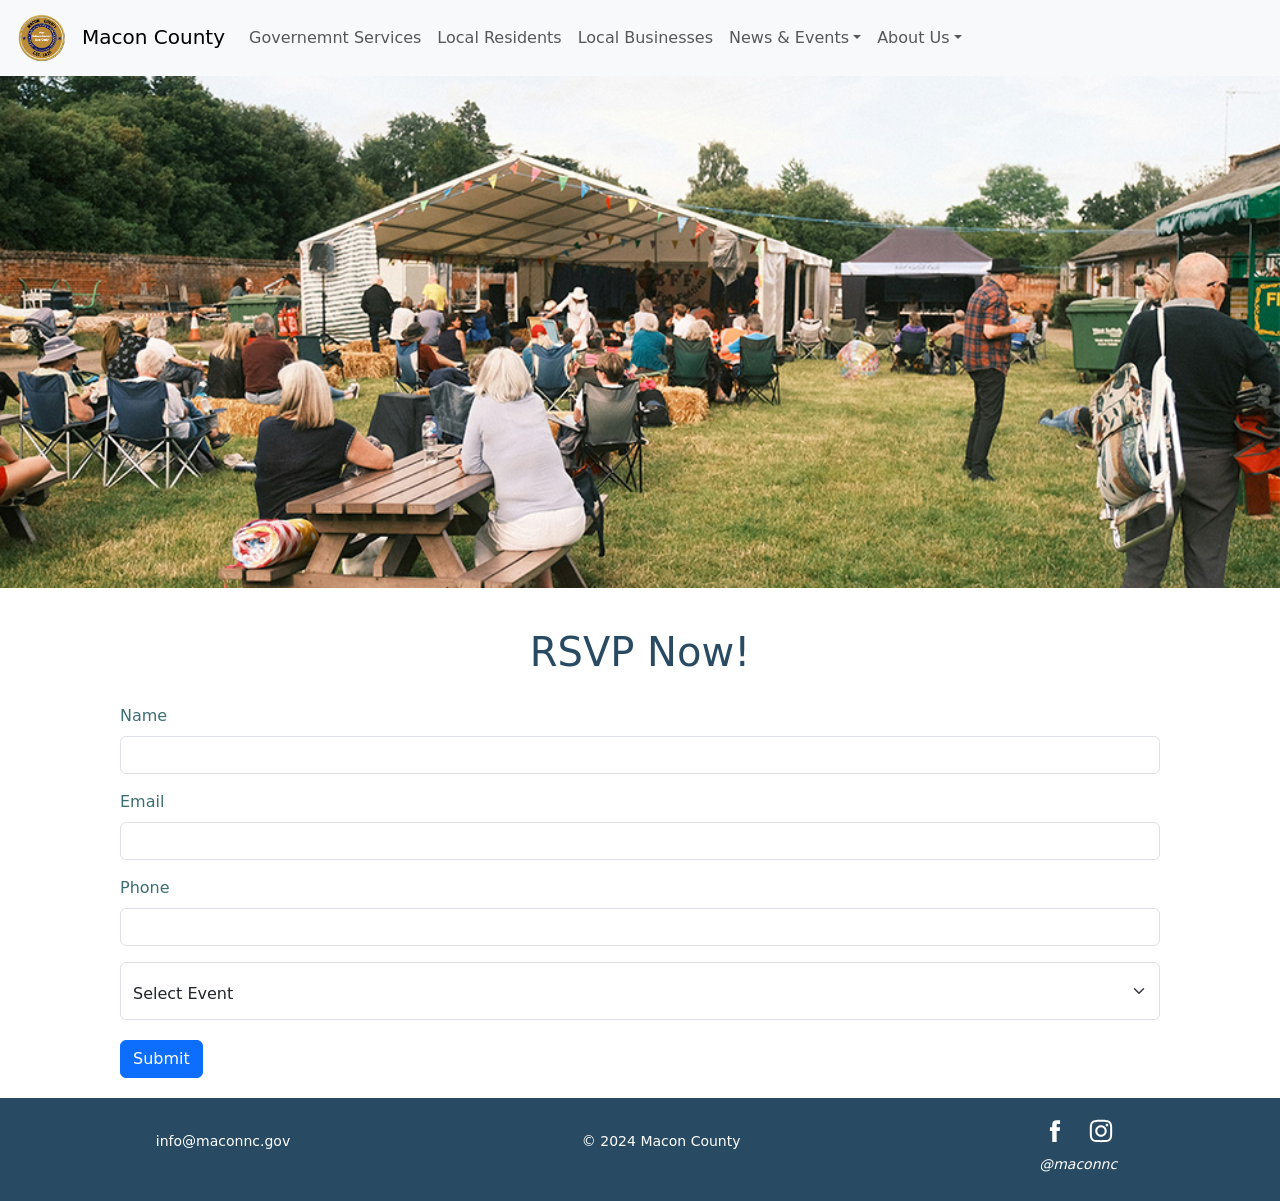
<file: rsvp.html>
<!DOCTYPE html>
<html lang="en">
<head>
    <meta charset="UTF-8">
    <meta name="viewport" content="width=device-width, initial-scale=1.0">
    <link href="https://cdn.jsdelivr.net/npm/bootstrap@5.1.1/dist/css/bootstrap.min.css" 
          rel="stylesheet" 
          integrity="sha384-F3w7mX95PdgyTmZZMECAngseQB83DfGTowi0iMjiWaeVhAn4FJkqJByhZMI3AhiU" 
          crossorigin="anonymous">
          <script src="https://cdn.jsdelivr.net/npm/bootstrap@5.1.1/dist/js/bootstrap.bundle.min.js" 
          integrity="sha384-/bQdsTh/da6pkI1MST/rWKFNjaCP5gBSY4sEBT38Q/9RBh9AH40zEOg7Hlq2THRZ" 
          crossorigin="anonymous"></script>
    <title>Macon County NC</title>
    <link rel="stylesheet" href="css/styles.css">
</head>
<body>
<header>
    
    <!-- NavBar -->
    <nav class="navbar 
    navbar-expand-lg 
    navbar-light 
    bg-light">
<div class="container-fluid">
<a class="navbar-brand" href="index.html">
    <img class="logo" src="Images/Logo.png" alt="Macon County NC Logo">Macon County 
</a>
<button class="navbar-toggler" 
        type="button" 
        data-bs-toggle="collapse" 
        data-bs-target="#navbarNav"
        aria-controls="navbarNav" 
        aria-expanded="false" 
        aria-label="Toggle navigation">
    <span class="navbar-toggler-icon"></span>
</button>
<div class="collapse navbar-collapse">
    <ul class="navbar-nav">
        <li class="nav-item">
            <a class="nav-link" href="gov-services.html">
                Governemnt Services
            </a>
        </li>
        <li class="nav-item">
            <a class="nav-link" 
               href="residents.html">
                Local Residents
            </a>
        </li>
        <li class="nav-item">
            <a class="nav-link" 
               href="businesses.html">
                Local Businesses
            </a>
        </li>
        <li class="nav-item dropdown">
            <a class="nav-link dropdown-toggle" href="events.html" role="button" data-bs-toggle="dropdown">News & Events</a>
            <ul class="dropdown-menu">
              <li><a class="dropdown-item" href="newsletter.html">Newsletter</a></li>
              <li><a class="dropdown-item" href="upcoming.html">Upcoming Events</a></li>
            </ul>
          </li>
        </li>
        <li class="nav-item dropdown">
            <a class="nav-link dropdown-toggle" href="aboutus.html" role="button" data-bs-toggle="dropdown">About Us</a>
            <ul class="dropdown-menu">
              <li><a class="dropdown-item" href="aboutus.html">About Us</a></li>  
              <li><a class="dropdown-item" href="contactus.html">Contact Us</a></li>
            </ul>
          </li>
    </ul>
</div>
</div>
</nav>
<header>
    <img class="header-img" src="Images/events-header.jpg" alt="People sitting on a field at a festival.">
    <!--https://unsplash.com/photos/a-group-of-people-sitting-on-top-of-a-lush-green-field-2dFHrPhIsyE-->
</header>
<main>

    <div class="intro">
        <h1>RSVP Now!</h1>
    </div>
    <form class="contact"> 
        <div class="mb-3"> 
            <label for="nameInput" class="form-label"> 
                Name 
            </label> 
            <input type="text" class="form-control" 
                   id="nameInput"> 
        </div> 
        <div class="mb-3"> 
            <label for="emailInput" class="form-label"> 
                Email 
            </label> 
            <input type="email" class="form-control" 
                   id="emailInput"> 
        </div> 
        <div class="mb-3"> 
            <label for="phoneInput" class="form-label"> 
                Phone 
            </label> 
            <input type="text" class="form-control" 
                   id="phoneInput"> 
        </div> 
        <div class="form-floating">
            <select
                class="form-select pt-3"
                id="floatingSelectMenu">
                <option selected>
                    Select Event
                </option>
                <option value="heritage-festival">
                    Macon County Heritage Festival
                </option>
                <option value="hike">
                    Spring Hike at Standing Indian Mountain
                </option>
                <option value="food-festival">
                    Taste of Macon Food Festival
                </option>
                <option value="art-festival">
                    Franklin Folk Art Festival
                </option>
            </select>
        </div>
        <button type="submit" class="btn btn-primary"> 
            Submit 
        </button> 
    </form> 

</main>

<footer class="footer">
    <p>info@maconnc.gov</p>
    <p>&copy; 2024 Macon County</p>
<div class="social-media">
    <!-- Social Media Icons by NiftyButtons https://niftybuttons.com --><div style="display: flex; flex-wrap:wrap; align-items: center; justify-content: center;"><a href="https://www.facebook.com/" target="_blank" rel="noopener noreferrer" style="text-decoration:none;border:0;width:36px;height:36px;padding:2px;margin:5px;color:#ffffff;border-radius:50%;background-color:#284b63;"><svg class="niftybutton-facebook" style="display:block;fill:currentColor" data-donate="true" data-tag="fac" data-name="Facebook" viewBox="0 0 512 512" preserveAspectRatio="xMidYMid meet"><title>Facebook social icon</title>
        <path d="M211.9 197.4h-36.7v59.9h36.7V433.1h70.5V256.5h49.2l5.2-59.1h-54.4c0 0 0-22.1 0-33.7 0-13.9 2.8-19.5 16.3-19.5 10.9 0 38.2 0 38.2 0V82.9c0 0-40.2 0-48.8 0 -52.5 0-76.1 23.1-76.1 67.3C211.9 188.8 211.9 197.4 211.9 197.4z"></path>
    </svg></a><a href="https://www.instagram.com/" target="_blank" rel="noopener noreferrer" style="text-decoration:none;border:0;width:36px;height:36px;padding:2px;margin:5px;color:#ffffff;border-radius:50%;background-color:#284b63;"><svg class="niftybutton-instagram" style="display:block;fill:currentColor" data-donate="true" data-tag="ins" data-name="Instagram" viewBox="0 0 512 512" preserveAspectRatio="xMidYMid meet"><title>Instagram social icon</title>
        <path d="M256 109.3c47.8 0 53.4 0.2 72.3 1 17.4 0.8 26.9 3.7 33.2 6.2 8.4 3.2 14.3 7.1 20.6 13.4 6.3 6.3 10.1 12.2 13.4 20.6 2.5 6.3 5.4 15.8 6.2 33.2 0.9 18.9 1 24.5 1 72.3s-0.2 53.4-1 72.3c-0.8 17.4-3.7 26.9-6.2 33.2 -3.2 8.4-7.1 14.3-13.4 20.6 -6.3 6.3-12.2 10.1-20.6 13.4 -6.3 2.5-15.8 5.4-33.2 6.2 -18.9 0.9-24.5 1-72.3 1s-53.4-0.2-72.3-1c-17.4-0.8-26.9-3.7-33.2-6.2 -8.4-3.2-14.3-7.1-20.6-13.4 -6.3-6.3-10.1-12.2-13.4-20.6 -2.5-6.3-5.4-15.8-6.2-33.2 -0.9-18.9-1-24.5-1-72.3s0.2-53.4 1-72.3c0.8-17.4 3.7-26.9 6.2-33.2 3.2-8.4 7.1-14.3 13.4-20.6 6.3-6.3 12.2-10.1 20.6-13.4 6.3-2.5 15.8-5.4 33.2-6.2C202.6 109.5 208.2 109.3 256 109.3M256 77.1c-48.6 0-54.7 0.2-73.8 1.1 -19 0.9-32.1 3.9-43.4 8.3 -11.8 4.6-21.7 10.7-31.7 20.6 -9.9 9.9-16.1 19.9-20.6 31.7 -4.4 11.4-7.4 24.4-8.3 43.4 -0.9 19.1-1.1 25.2-1.1 73.8 0 48.6 0.2 54.7 1.1 73.8 0.9 19 3.9 32.1 8.3 43.4 4.6 11.8 10.7 21.7 20.6 31.7 9.9 9.9 19.9 16.1 31.7 20.6 11.4 4.4 24.4 7.4 43.4 8.3 19.1 0.9 25.2 1.1 73.8 1.1s54.7-0.2 73.8-1.1c19-0.9 32.1-3.9 43.4-8.3 11.8-4.6 21.7-10.7 31.7-20.6 9.9-9.9 16.1-19.9 20.6-31.7 4.4-11.4 7.4-24.4 8.3-43.4 0.9-19.1 1.1-25.2 1.1-73.8s-0.2-54.7-1.1-73.8c-0.9-19-3.9-32.1-8.3-43.4 -4.6-11.8-10.7-21.7-20.6-31.7 -9.9-9.9-19.9-16.1-31.7-20.6 -11.4-4.4-24.4-7.4-43.4-8.3C310.7 77.3 304.6 77.1 256 77.1L256 77.1z"></path>
        <path d="M256 164.1c-50.7 0-91.9 41.1-91.9 91.9s41.1 91.9 91.9 91.9 91.9-41.1 91.9-91.9S306.7 164.1 256 164.1zM256 315.6c-32.9 0-59.6-26.7-59.6-59.6s26.7-59.6 59.6-59.6 59.6 26.7 59.6 59.6S288.9 315.6 256 315.6z"></path>
        <circle cx="351.5" cy="160.5" r="21.5"></circle>
    </svg></a></div>
    <p><i>@maconnc</i></p>
</div>   
</footer>
</body>
</html>
</file>
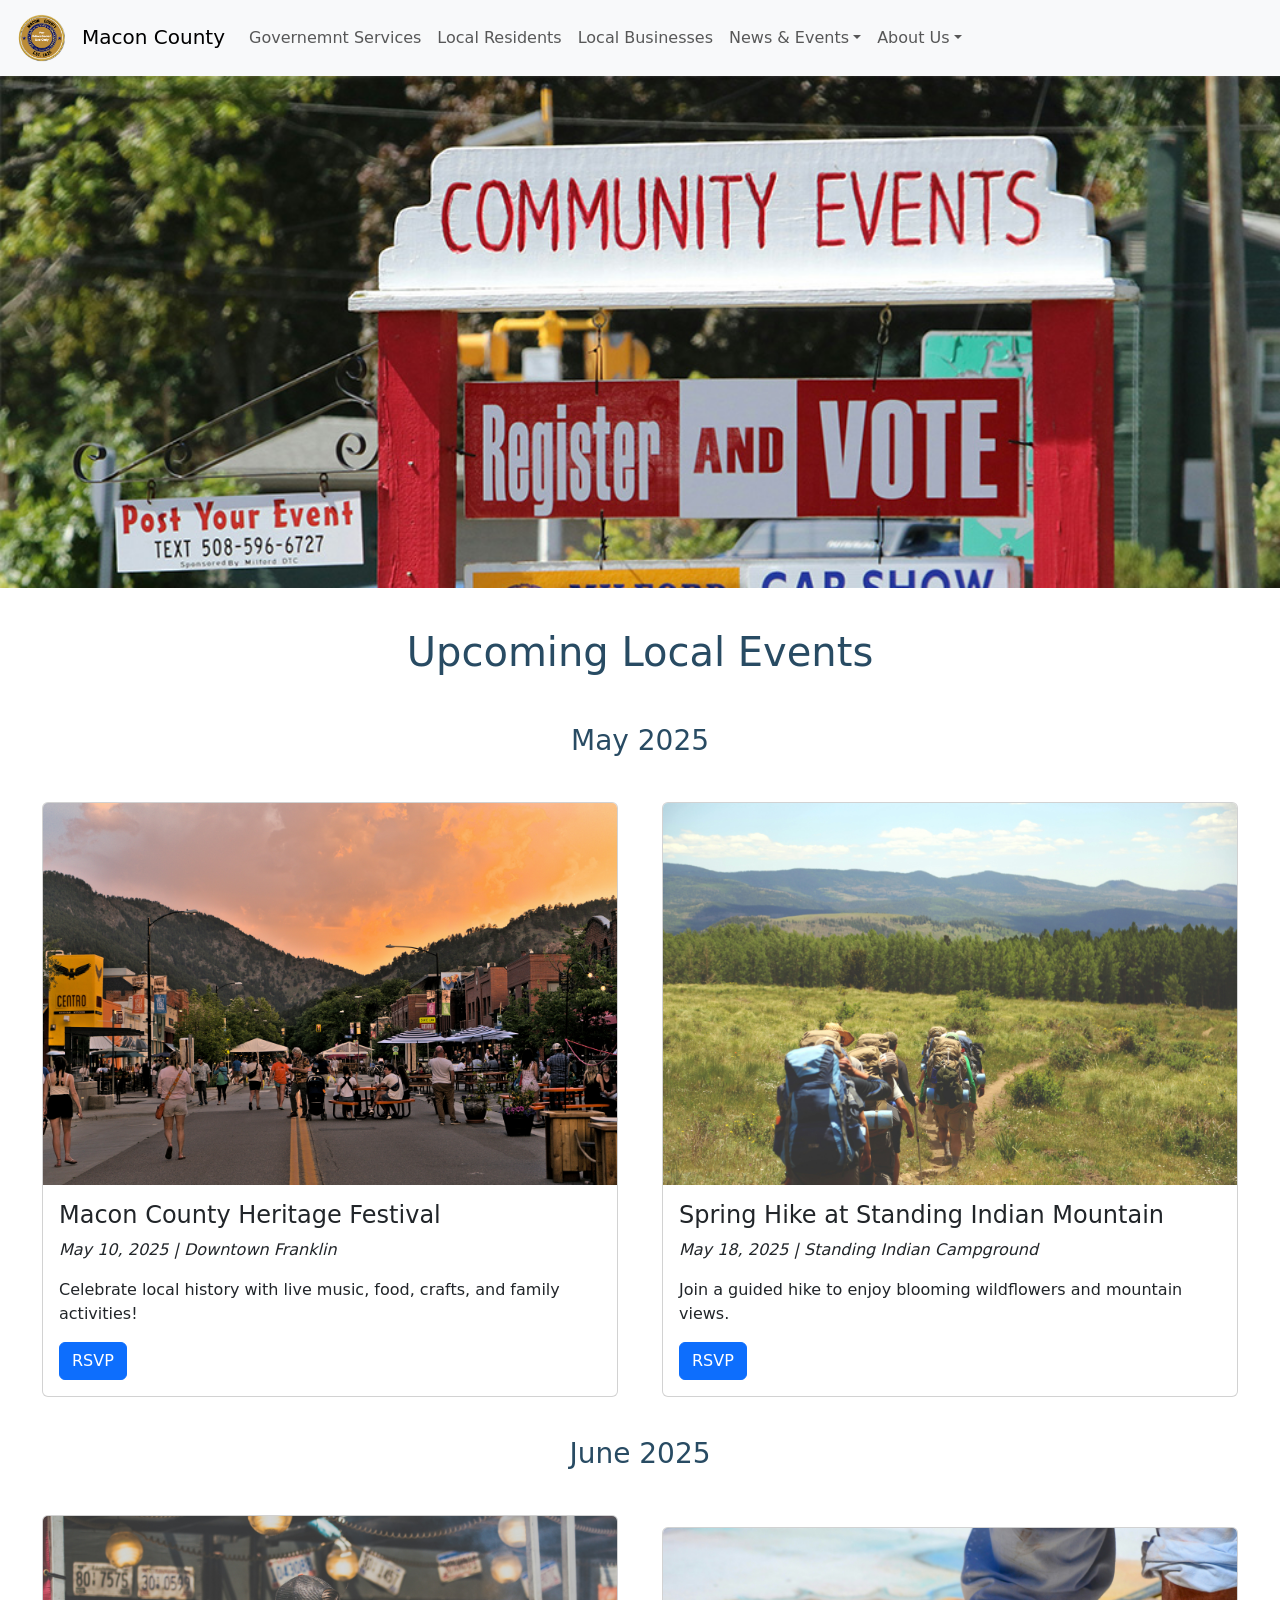
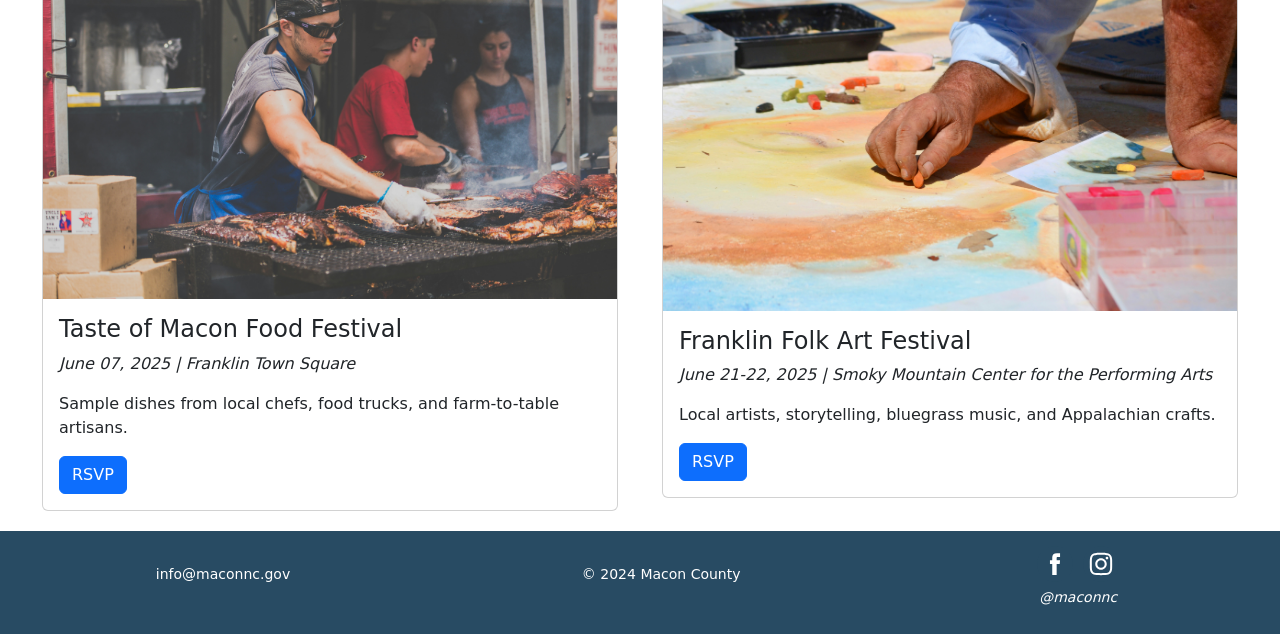
<file: upcoming.html>
<!DOCTYPE html>
<html lang="en">
<head>
    <meta charset="UTF-8">
    <meta name="viewport" content="width=device-width, initial-scale=1.0">
    <link href="https://cdn.jsdelivr.net/npm/bootstrap@5.1.1/dist/css/bootstrap.min.css" 
          rel="stylesheet" 
          integrity="sha384-F3w7mX95PdgyTmZZMECAngseQB83DfGTowi0iMjiWaeVhAn4FJkqJByhZMI3AhiU" 
          crossorigin="anonymous">
          <script src="https://cdn.jsdelivr.net/npm/bootstrap@5.1.1/dist/js/bootstrap.bundle.min.js" 
          integrity="sha384-/bQdsTh/da6pkI1MST/rWKFNjaCP5gBSY4sEBT38Q/9RBh9AH40zEOg7Hlq2THRZ" 
          crossorigin="anonymous"></script>
    <title>Macon County NC</title>
    <link rel="stylesheet" href="css/styles.css">
</head>
<body>
<header>
    
    <!-- NavBar -->
    <nav class="navbar 
    navbar-expand-lg 
    navbar-light 
    bg-light">
<div class="container-fluid">
<a class="navbar-brand" href="index.html">
    <img class="logo" src="Images/Logo.png" alt="Macon County NC Logo">Macon County 
</a>
<button class="navbar-toggler" 
        type="button" 
        data-bs-toggle="collapse" 
        data-bs-target="#navbarNav"
        aria-controls="navbarNav" 
        aria-expanded="false" 
        aria-label="Toggle navigation">
    <span class="navbar-toggler-icon"></span>
</button>
<div class="collapse navbar-collapse">
    <ul class="navbar-nav">
        <li class="nav-item">
            <a class="nav-link" href="gov-services.html">
                Governemnt Services
            </a>
        </li>
        <li class="nav-item">
            <a class="nav-link" 
               href="residents.html">
                Local Residents
            </a>
        </li>
        <li class="nav-item">
            <a class="nav-link" 
               href="businesses.html">
                Local Businesses
            </a>
        </li>
        <li class="nav-item dropdown">
            <a class="nav-link dropdown-toggle" href="events.html" role="button" data-bs-toggle="dropdown">News & Events</a>
            <ul class="dropdown-menu">
              <li><a class="dropdown-item" href="newsletter.html">Newsletter</a></li>
              <li><a class="dropdown-item" href="upcoming.html">Upcoming Events</a></li>
            </ul>
          </li>
        </li>
        <li class="nav-item dropdown">
            <a class="nav-link dropdown-toggle" href="aboutus.html" role="button" data-bs-toggle="dropdown">About Us</a>
            <ul class="dropdown-menu">
              <li><a class="dropdown-item" href="aboutus.html">About Us</a></li>  
              <li><a class="dropdown-item" href="contactus.html">Contact Us</a></li>
            </ul>
          </li>
    </ul>
</div>
</div>
</nav>
<header>
    <img class="header-img" src="Images/upcoming-header.jpg" alt="Red and white wood sign titled Community Events with local events posted.">
    <!--https://unsplash.com/photos/a-red-sign-with-a-bunch-of-political-signs-on-it-BY2vyIJcyhA-->
</header>
<main>
    <div class="intro">
        <h1>Upcoming Local Events</h1>
    </div>

    <h3 class="may25">May 2025</h3>
    <div class="May">
        <div class="container mt-3" style="width: 600px;">
            <div class="card">
                <img class="card-img-top"
                    src="Images/Festival.jpg" alt="Mountain sunset looking at a small town community." style="width: 100%;">
                    <!--https://unsplash.com/photos/a-group-of-people-walking-on-a-street-with-mountains-in-the-background-CZ0vIC1SRTw-->
                <div class="card-body">
                    <h4 class="card-title">Macon County Heritage Festival</h4>
                    <p class="card-text"><i>May 10, 2025 | Downtown Franklin</i></p>
                    <p>Celebrate local history with live music, food, crafts, and family activities!</p>
                    <a href="rsvp.html" class="btn btn-primary">RSVP</a>
                </div>
            </div>
        </div>

        <div class="container mt-3" style="width: 600px;">
            <div class="card">
                <img class="card-img-top"
                    src="Images/hiking.jpg" alt="Macon County Mountains in the background while a trail leader is leading a group of hikers." style="width: 100%;">
                    <!--https://unsplash.com/photos/group-of-people-walking-on-pathway-between-green-grass-background-of-tree-juHayWuaaoQ-->
                <div class="card-body">
                    <h4 class="card-title">Spring Hike at Standing Indian Mountain</h4>
                    <p class="card-text"><i>May 18, 2025 | Standing Indian Campground</i></p>
                    <p>Join a guided hike to enjoy blooming wildflowers and mountain views.</p>
                    <a href="rsvp.html" class="btn btn-primary">RSVP</a>
                </div>
            </div>
        </div>
        </div>

        <h3 class="june25">June 2025</h3>
        <div class="June">
        <div class="container mt-3" style="width: 600px;">
            <div class="card">
                <img class="card-img-top"
                    src="Images/food.jpg" alt="Man street barbequing at a festival." style="width: 100%;">
                    <!--https://unsplash.com/photos/man-standing-infront-of-grill-while-holding-tong-1-WRkDjm_K4-->
                <div class="card-body">
                    <h4 class="card-title">Taste of Macon Food Festival</h4>
                    <p class="card-text"><i>June 07, 2025 | Franklin Town Square</i></p>
                    <p>Sample dishes from local chefs, food trucks, and farm-to-table artisans.</p>
                    <a href="rsvp.html" class="btn btn-primary">RSVP</a>
                </div>
            </div>
        </div>

        <div class="container mt-3" style="width: 600px;">
            <div class="card">
                <img class="card-img-top"
                    src="Images/artwork.jpg" alt="A person working with chalk making artwork." style="width: 100%;">
                    <!--https://unsplash.com/photos/person-in-white-dress-shirt-painting-on-white-paper-3q05_K3eJxM-->
                <div class="card-body">
                    <h4 class="card-title">Franklin Folk Art Festival</h4>
                    <p class="card-text"><i>June 21-22, 2025 | Smoky Mountain Center for the Performing Arts</i></p>
                    <p>Local artists, storytelling, bluegrass music, and Appalachian crafts.</p>
                    <a href="rsvp.html" class="btn btn-primary">RSVP</a>
                </div>
            </div>
        </div>
        </div>
</main>

<footer class="footer">
    <p>info@maconnc.gov</p>
    <p>&copy; 2024 Macon County</p>
<div class="social-media">
    <!-- Social Media Icons by NiftyButtons https://niftybuttons.com --><div style="display: flex; flex-wrap:wrap; align-items: center; justify-content: center;"><a href="https://www.facebook.com/" target="_blank" rel="noopener noreferrer" style="text-decoration:none;border:0;width:36px;height:36px;padding:2px;margin:5px;color:#ffffff;border-radius:50%;background-color:#284b63;"><svg class="niftybutton-facebook" style="display:block;fill:currentColor" data-donate="true" data-tag="fac" data-name="Facebook" viewBox="0 0 512 512" preserveAspectRatio="xMidYMid meet"><title>Facebook social icon</title>
        <path d="M211.9 197.4h-36.7v59.9h36.7V433.1h70.5V256.5h49.2l5.2-59.1h-54.4c0 0 0-22.1 0-33.7 0-13.9 2.8-19.5 16.3-19.5 10.9 0 38.2 0 38.2 0V82.9c0 0-40.2 0-48.8 0 -52.5 0-76.1 23.1-76.1 67.3C211.9 188.8 211.9 197.4 211.9 197.4z"></path>
    </svg></a><a href="https://www.instagram.com/" target="_blank" rel="noopener noreferrer" style="text-decoration:none;border:0;width:36px;height:36px;padding:2px;margin:5px;color:#ffffff;border-radius:50%;background-color:#284b63;"><svg class="niftybutton-instagram" style="display:block;fill:currentColor" data-donate="true" data-tag="ins" data-name="Instagram" viewBox="0 0 512 512" preserveAspectRatio="xMidYMid meet"><title>Instagram social icon</title>
        <path d="M256 109.3c47.8 0 53.4 0.2 72.3 1 17.4 0.8 26.9 3.7 33.2 6.2 8.4 3.2 14.3 7.1 20.6 13.4 6.3 6.3 10.1 12.2 13.4 20.6 2.5 6.3 5.4 15.8 6.2 33.2 0.9 18.9 1 24.5 1 72.3s-0.2 53.4-1 72.3c-0.8 17.4-3.7 26.9-6.2 33.2 -3.2 8.4-7.1 14.3-13.4 20.6 -6.3 6.3-12.2 10.1-20.6 13.4 -6.3 2.5-15.8 5.4-33.2 6.2 -18.9 0.9-24.5 1-72.3 1s-53.4-0.2-72.3-1c-17.4-0.8-26.9-3.7-33.2-6.2 -8.4-3.2-14.3-7.1-20.6-13.4 -6.3-6.3-10.1-12.2-13.4-20.6 -2.5-6.3-5.4-15.8-6.2-33.2 -0.9-18.9-1-24.5-1-72.3s0.2-53.4 1-72.3c0.8-17.4 3.7-26.9 6.2-33.2 3.2-8.4 7.1-14.3 13.4-20.6 6.3-6.3 12.2-10.1 20.6-13.4 6.3-2.5 15.8-5.4 33.2-6.2C202.6 109.5 208.2 109.3 256 109.3M256 77.1c-48.6 0-54.7 0.2-73.8 1.1 -19 0.9-32.1 3.9-43.4 8.3 -11.8 4.6-21.7 10.7-31.7 20.6 -9.9 9.9-16.1 19.9-20.6 31.7 -4.4 11.4-7.4 24.4-8.3 43.4 -0.9 19.1-1.1 25.2-1.1 73.8 0 48.6 0.2 54.7 1.1 73.8 0.9 19 3.9 32.1 8.3 43.4 4.6 11.8 10.7 21.7 20.6 31.7 9.9 9.9 19.9 16.1 31.7 20.6 11.4 4.4 24.4 7.4 43.4 8.3 19.1 0.9 25.2 1.1 73.8 1.1s54.7-0.2 73.8-1.1c19-0.9 32.1-3.9 43.4-8.3 11.8-4.6 21.7-10.7 31.7-20.6 9.9-9.9 16.1-19.9 20.6-31.7 4.4-11.4 7.4-24.4 8.3-43.4 0.9-19.1 1.1-25.2 1.1-73.8s-0.2-54.7-1.1-73.8c-0.9-19-3.9-32.1-8.3-43.4 -4.6-11.8-10.7-21.7-20.6-31.7 -9.9-9.9-19.9-16.1-31.7-20.6 -11.4-4.4-24.4-7.4-43.4-8.3C310.7 77.3 304.6 77.1 256 77.1L256 77.1z"></path>
        <path d="M256 164.1c-50.7 0-91.9 41.1-91.9 91.9s41.1 91.9 91.9 91.9 91.9-41.1 91.9-91.9S306.7 164.1 256 164.1zM256 315.6c-32.9 0-59.6-26.7-59.6-59.6s26.7-59.6 59.6-59.6 59.6 26.7 59.6 59.6S288.9 315.6 256 315.6z"></path>
        <circle cx="351.5" cy="160.5" r="21.5"></circle>
    </svg></a></div>
    <p><i>@maconnc</i></p>
</div>   
</footer>
</body>
</html>
</file>
<file: css/styles.css>
body{
    background-color:#ffffff;
    color:#141414;
}

main{
    padding:20px;
}

.logo{
    height:50px;
    width:auto;
    padding-right:10px;
}

.intro{
    text-align:center;
    padding-bottom:20px;
    padding-top:20px;
    color:#284b63;
}
.intro-para{
    font-size: 20px;
}
.home{
    padding: 20px;
    color:#141414;
}
h4{
    color:#284b63;
}

.header-img{
    width: 100%;
    height:auto;
}

.contact{
    color:#3c6e71;
    padding-left:100px;
    padding-right:100px;
}

.form-floating{
    padding-bottom: 20px;
}

.may25{
    text-align:center;
    padding-bottom:20px;
    padding-top:20px;
    color:#284b63;
}
.May{
    display:flex;
    flex-direction:row;
    justify-content:space-between;
    align-items:center;
}
.june25{
    text-align:center;
    padding-bottom:20px;
    padding-top:40px;
    color:#284b63;
}
.June{
    display:flex;
    flex-direction:row;
    justify-content:space-between;
    align-items:center;
}

.footer{
    display:flex;
    flex-direction:row;
    justify-content:space-around;
    align-items:center;
    background-color:#284b63;
    color:#ffffff;
    font-size:14px;
    padding: 10px;
  }

.social-media{
    text-align: center;
  }
</file>
